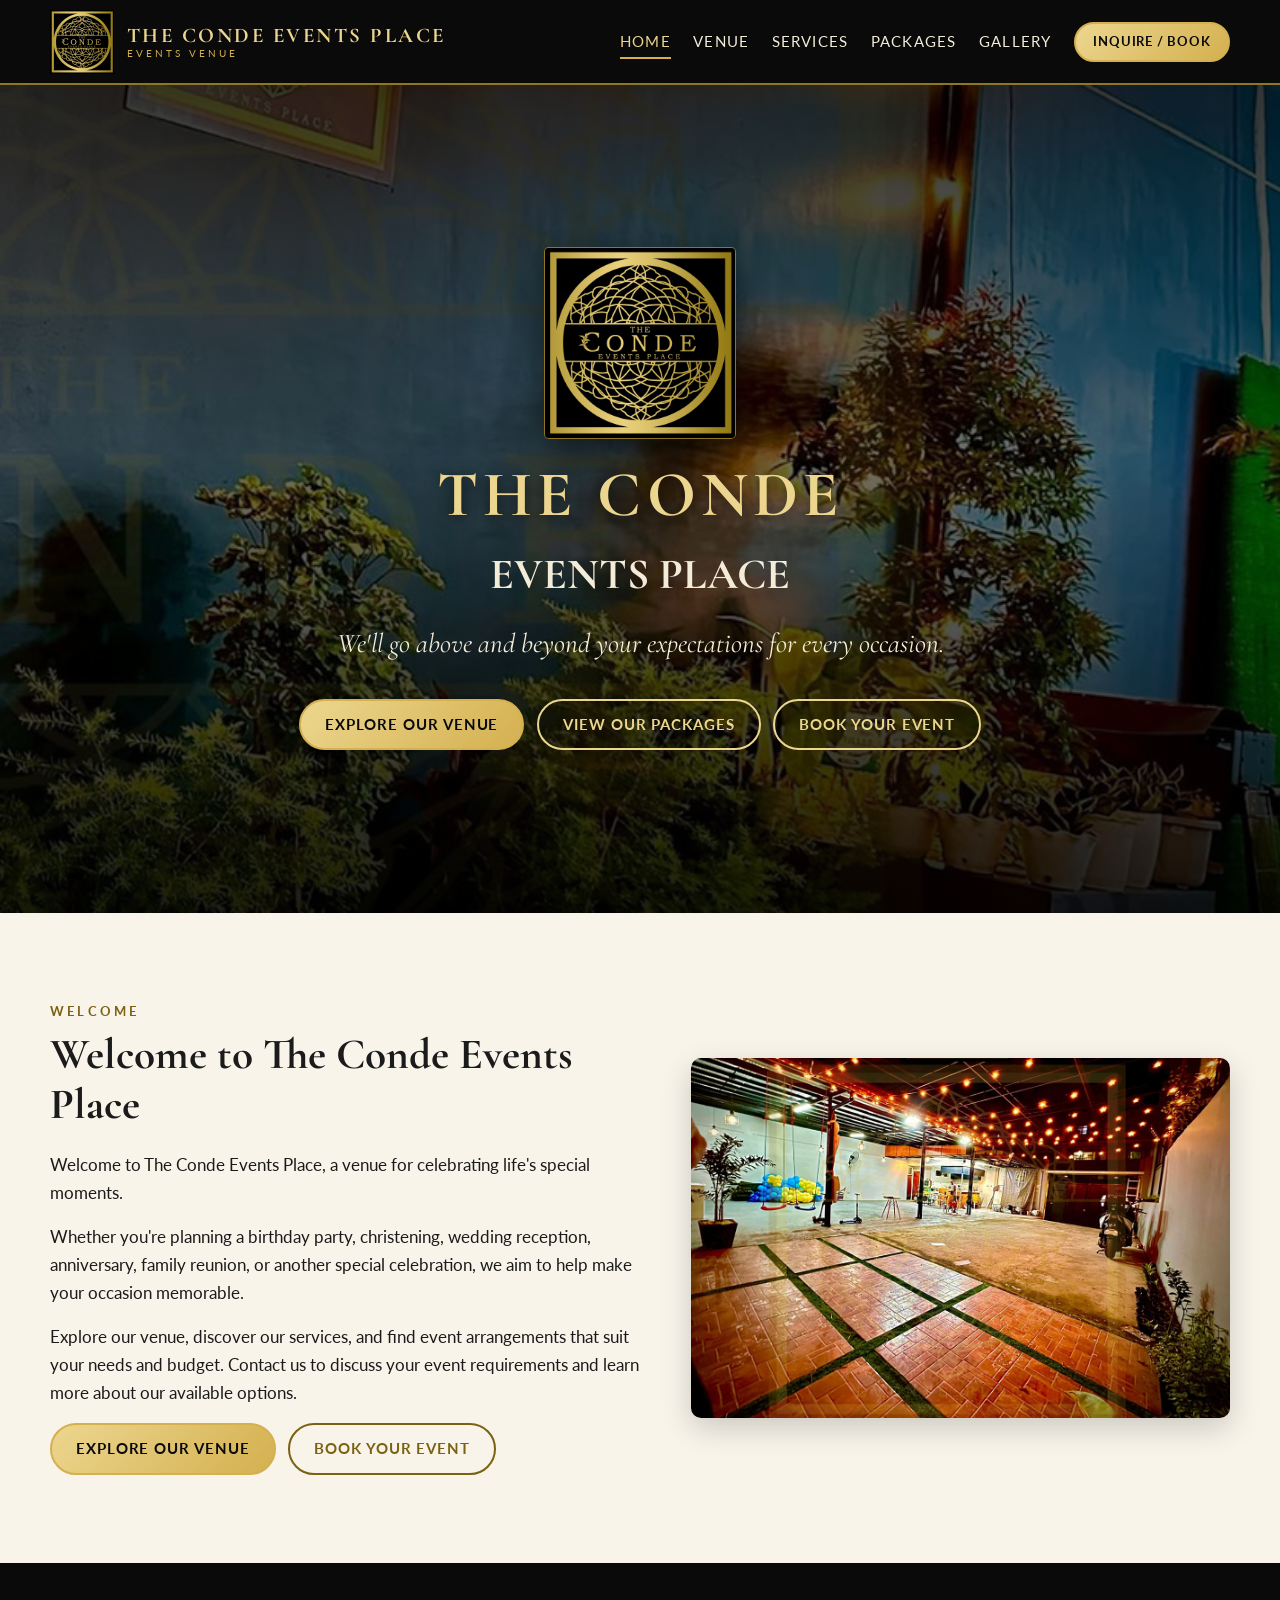
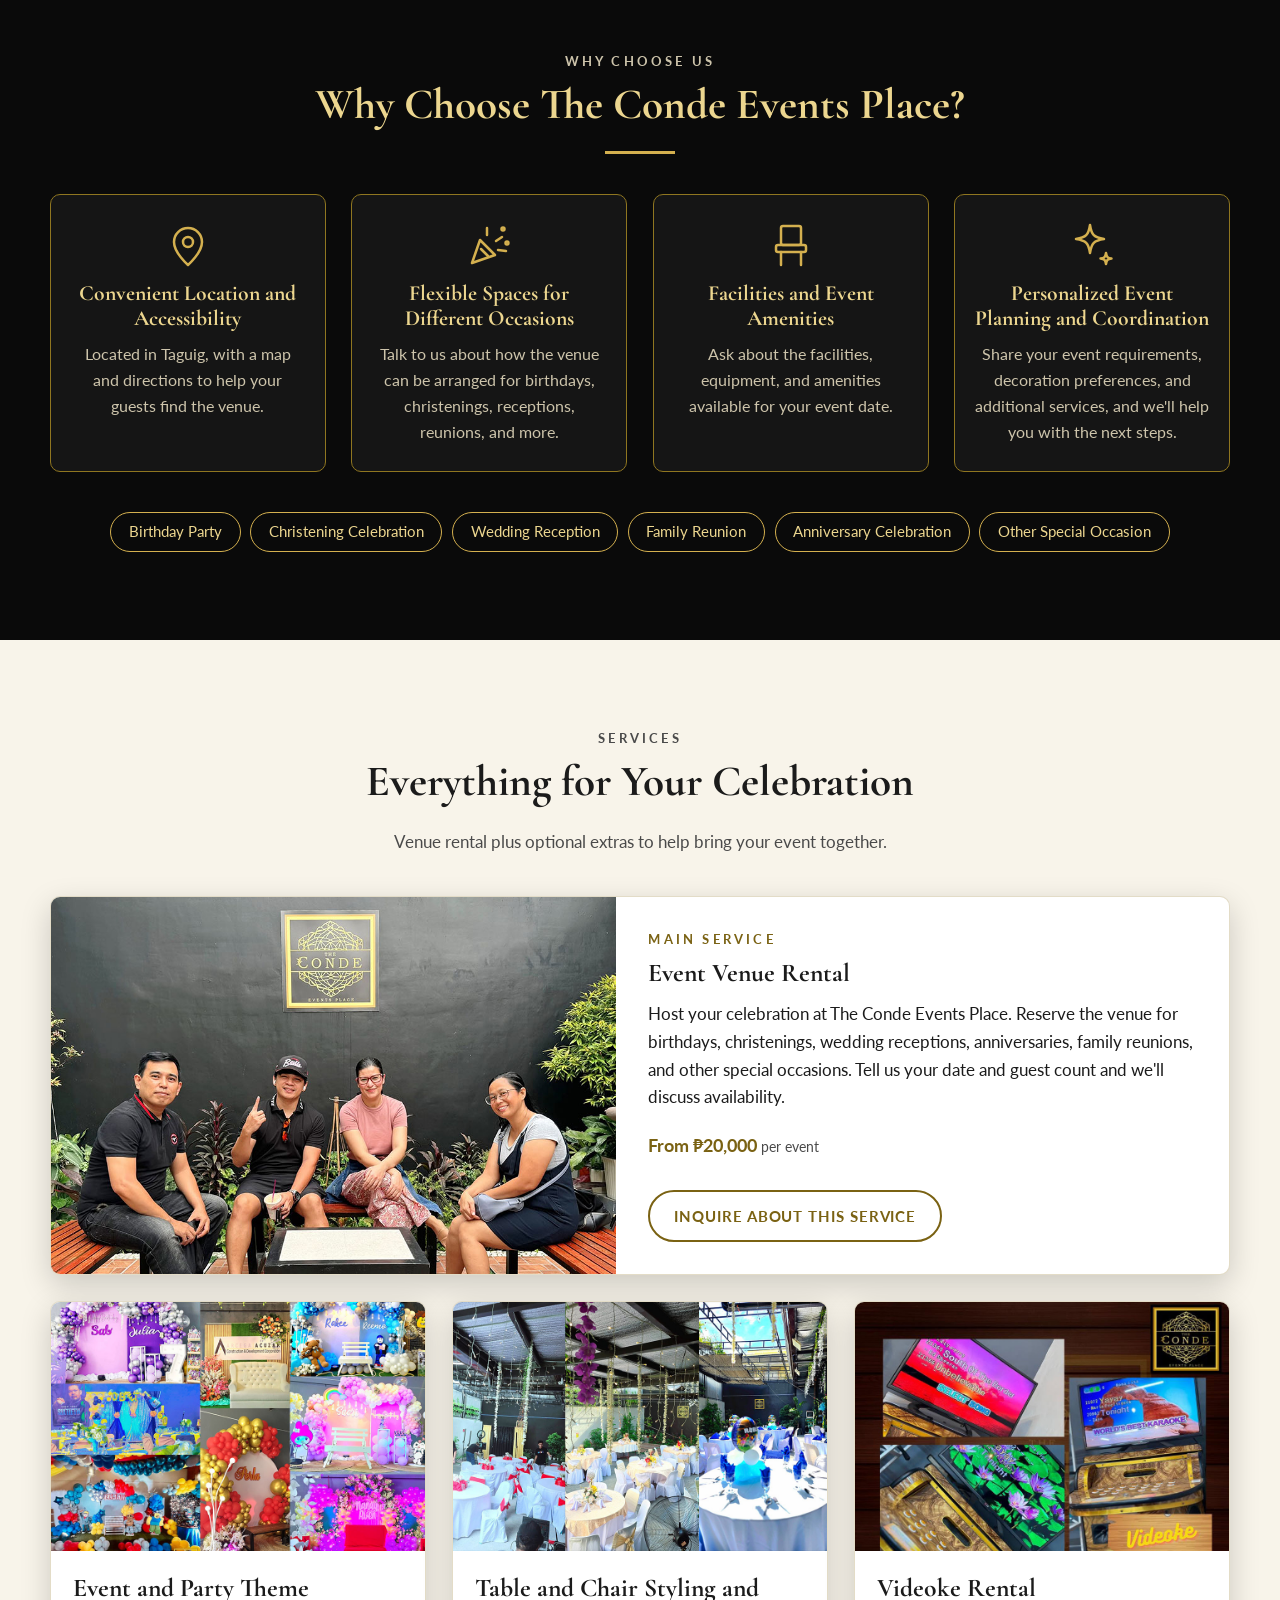
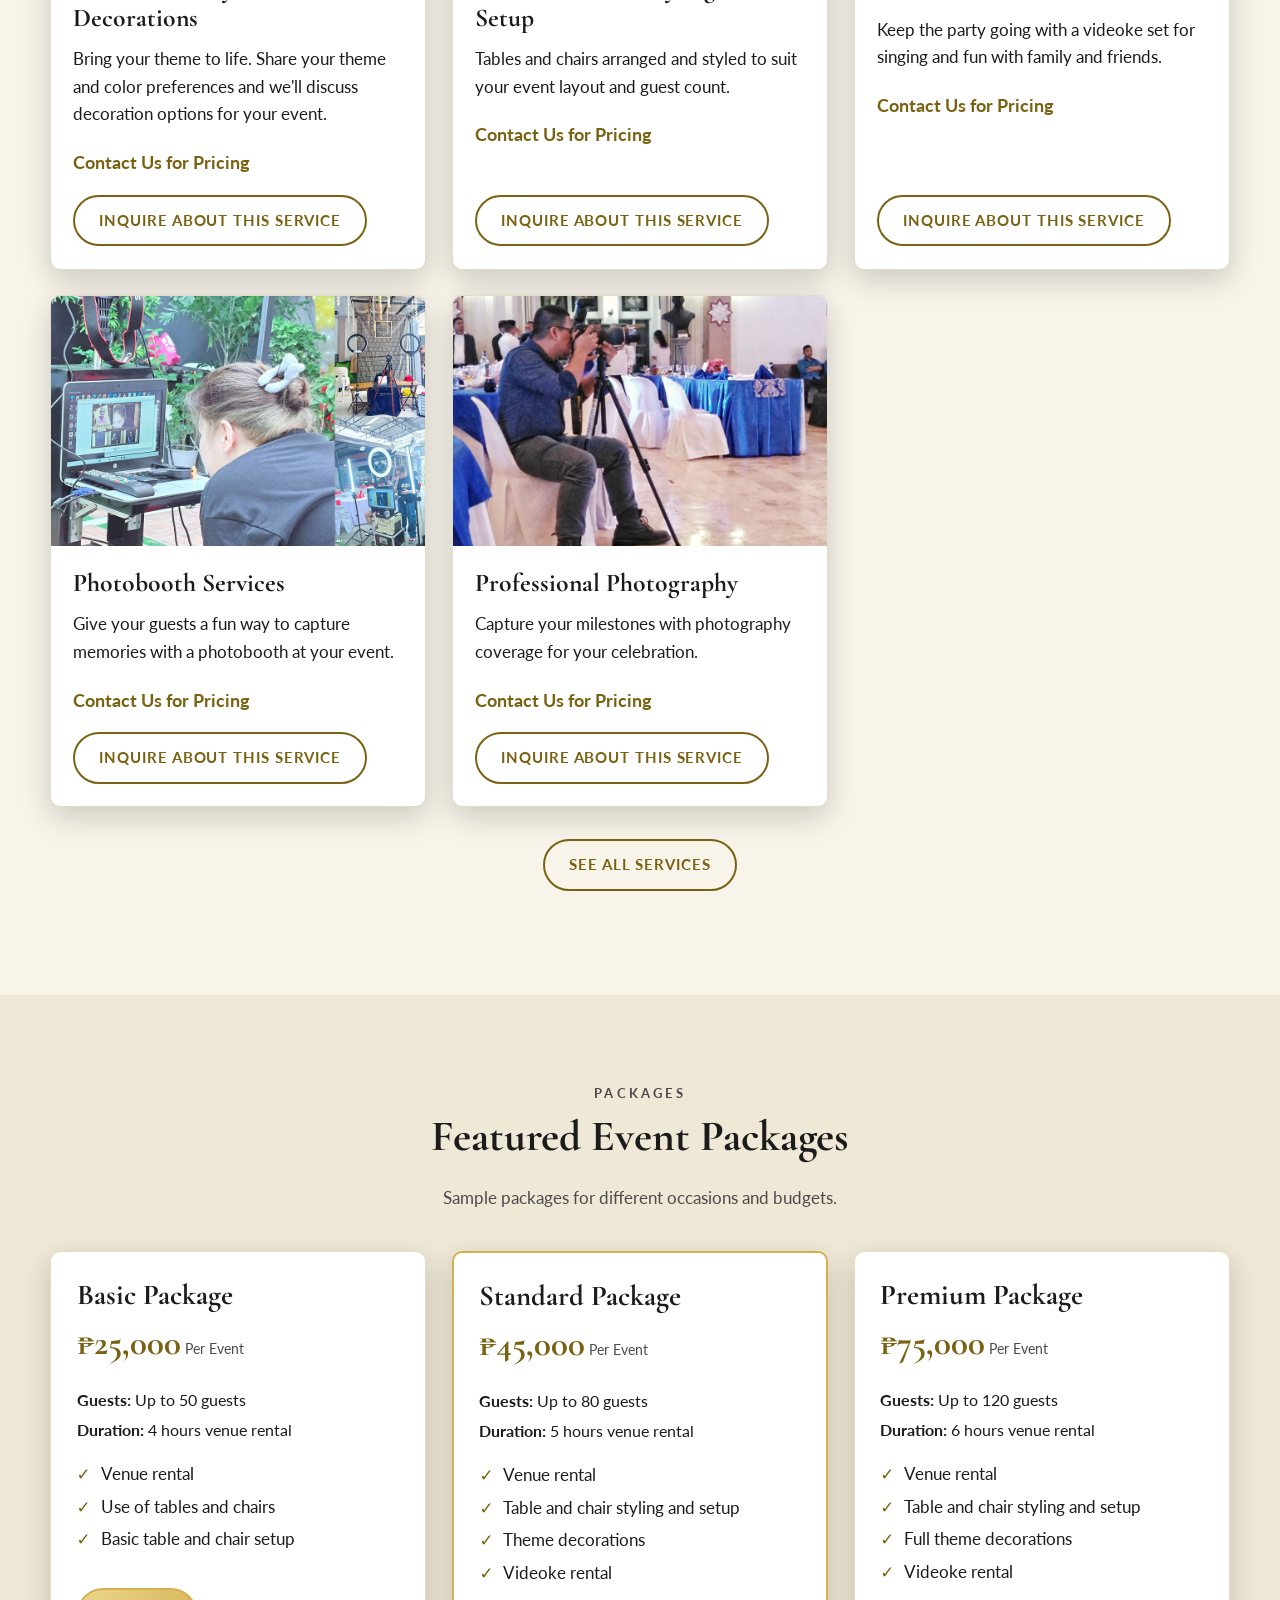
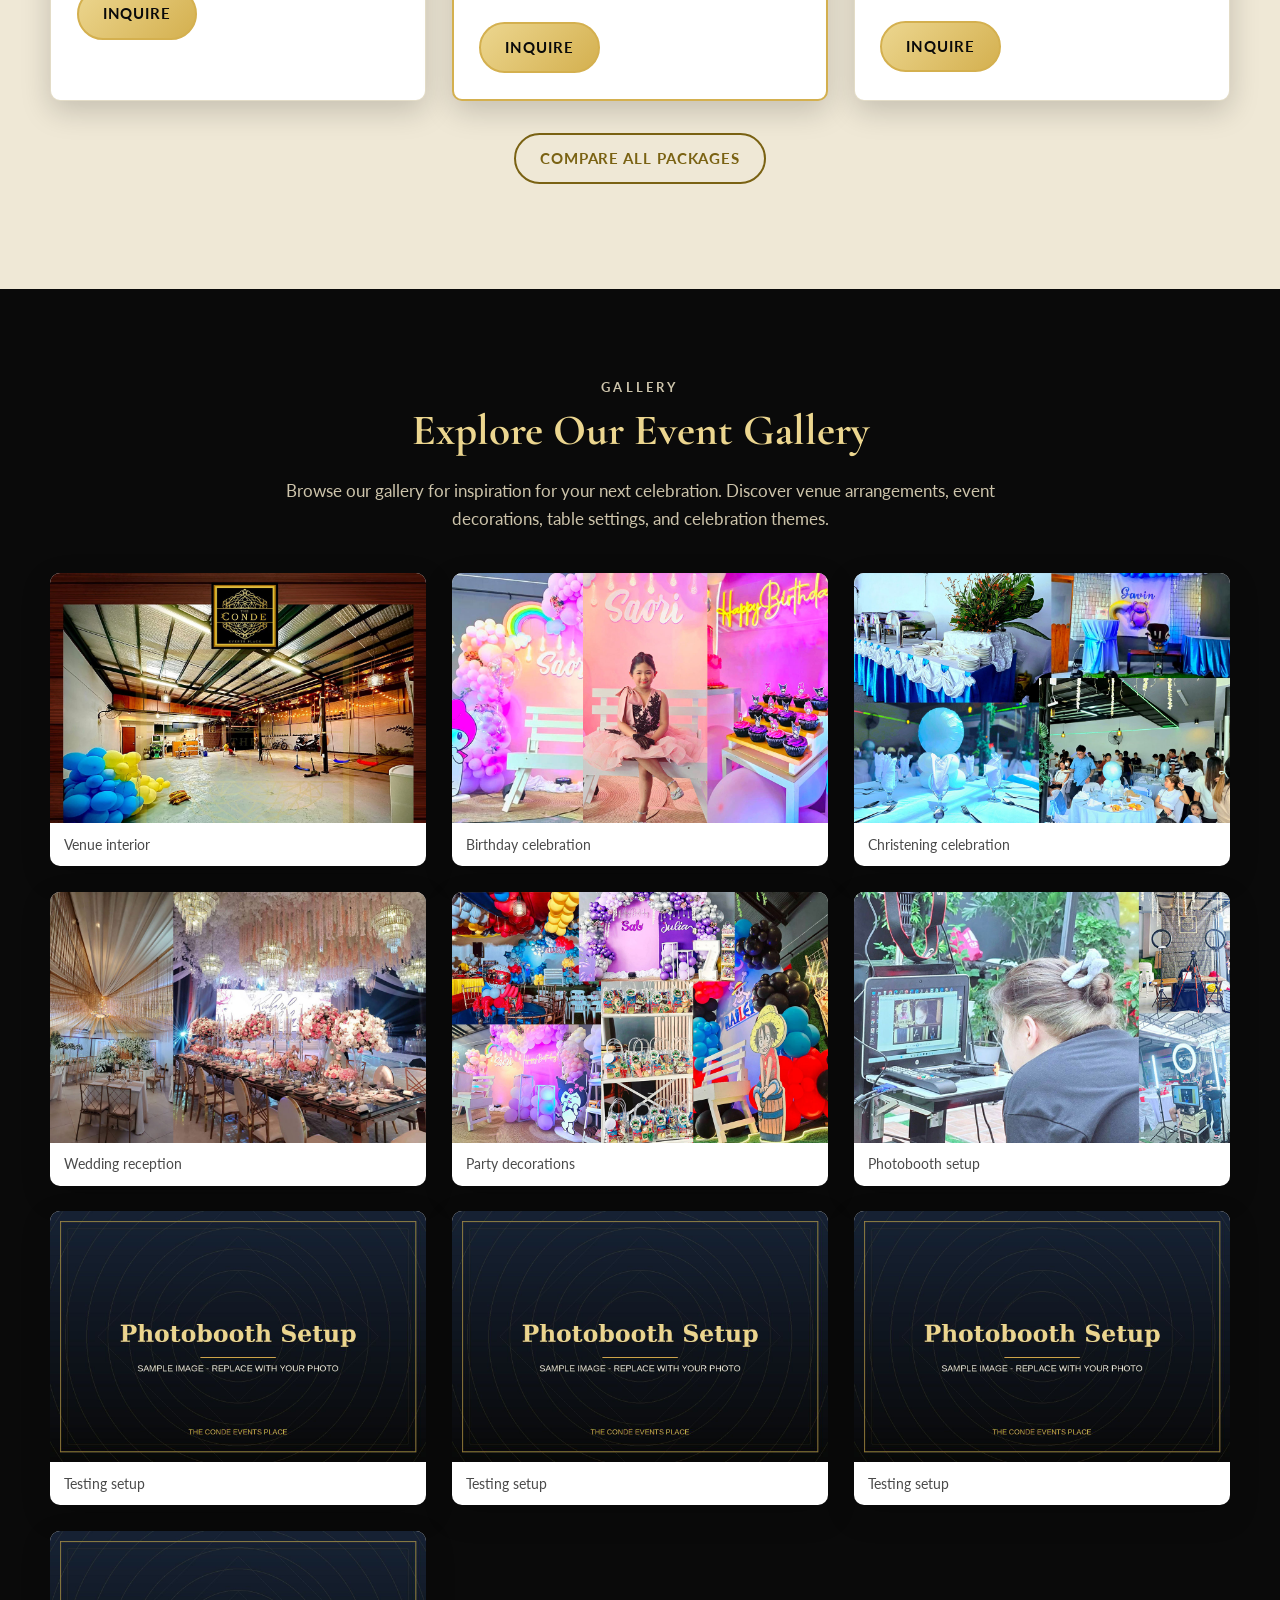
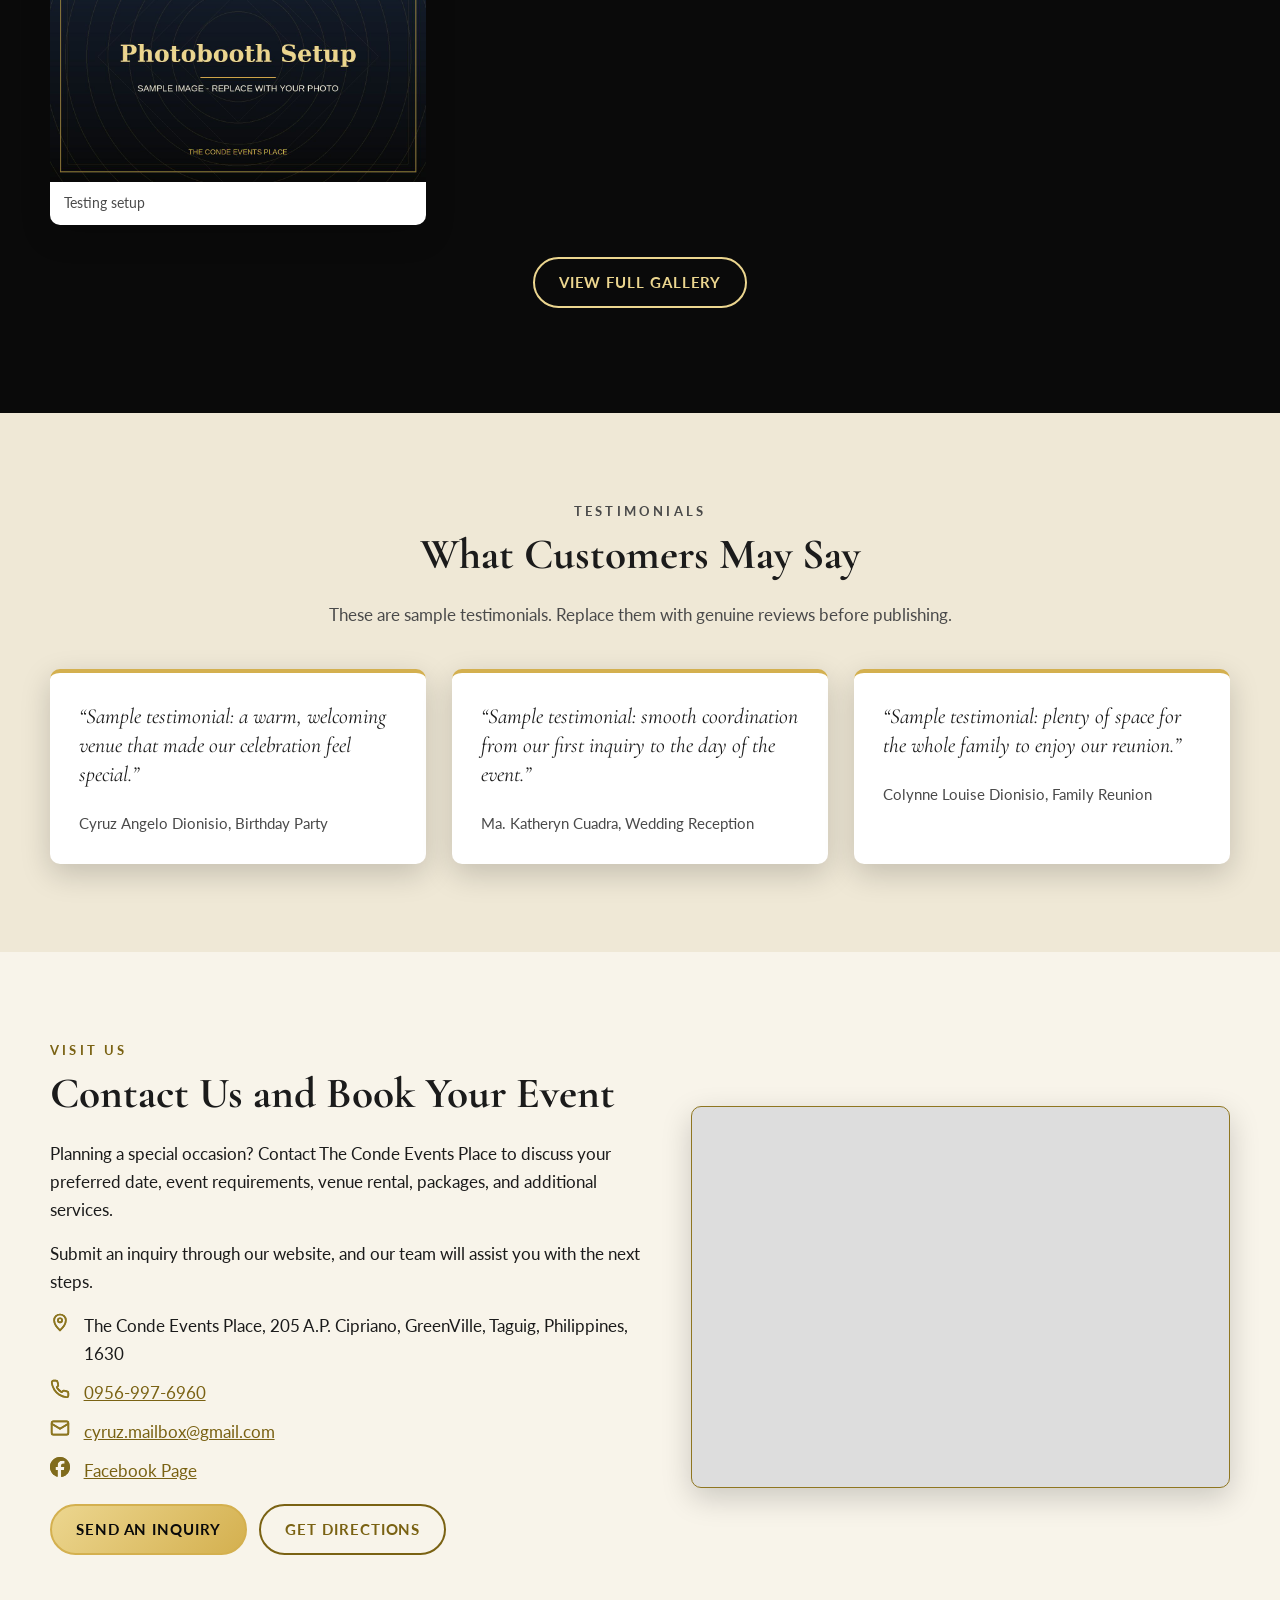
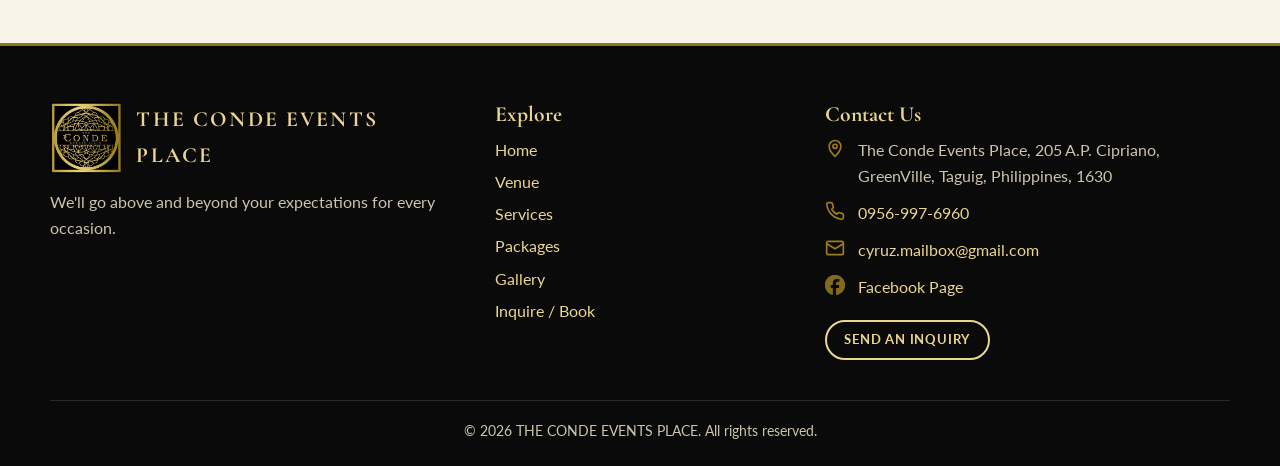
<file: index.html>
<!DOCTYPE html>
<html lang="en">
<head>
  <meta charset="utf-8">
  <meta name="viewport" content="width=device-width, initial-scale=1">
  <!-- EDIT: page title and description (shown in Google results and browser tabs) -->
  <title>The Conde Events Place | Event Venue for Birthdays, Weddings and More</title>
  <meta name="description" content="The Conde Events Place is an event venue in Taguig for birthdays, christenings, wedding receptions, anniversaries, and family reunions. Explore the venue, services, and packages, then send an inquiry.">
  <meta name="theme-color" content="#0a0a0a">
  <meta property="og:type" content="website">
  <meta property="og:title" content="The Conde Events Place">
  <meta property="og:description" content="A venue for celebrating life's special moments.">
  <link rel="icon" type="image/png" href="assets/icons/favicon.png">
  <link rel="apple-touch-icon" href="assets/icons/apple-touch-icon.png">
  <link rel="preconnect" href="https://fonts.googleapis.com">
  <link rel="preconnect" href="https://fonts.gstatic.com" crossorigin>
  <link href="https://fonts.googleapis.com/css2?family=Cormorant+Garamond:ital,wght@0,600;0,700;1,500&family=Lato:wght@400;700&display=swap" rel="stylesheet">
  <link rel="stylesheet" href="css/style.css">
  <script>document.documentElement.className += " js";</script>
</head>
<body data-page="home">
  <a class="skip-link" href="#main">Skip to main content</a>

  <!-- Header + menu are built automatically by js/main.js (menu items: js/config.js > nav) -->
  <div id="site-header"></div>

  <main id="main">
    <noscript><p class="container">Please turn on JavaScript to view this website's content.</p></noscript>

    <!-- ===== HERO =====
         Hero photo: replace assets/images/hero-venue.jpg with your own photo (same file name),
         ideally a wide landscape photo about 1920 x 1080 pixels. -->
    <section class="hero" aria-labelledby="hero-title">
      <img class="hero-bg" src="assets/images/hero-venue.jpg" alt="Sample placeholder image of the event venue. Replace with your own venue photo." width="1920" height="1080" fetchpriority="high">
      <div class="container hero-inner">
        <img class="hero-logo" src="assets/images/logo.jpg" alt="The Conde Events Place logo" width="190" height="190">
        <!--<h1 id="hero-title" data-bind="business.name">THE CONDE EVENTS PLACE</h1> -->
            <h1 id="hero-title">THE CONDE <h2>EVENTS PLACE</h2></h1>
        <p class="tagline" data-bind="business.tagline">We'll go above and beyond your expectations for every occasion.</p>
        <div class="btn-row">
          <a class="btn btn-primary" href="venue.html">Explore Our Venue</a>
          <a class="btn btn-light" href="packages.html">View Our Packages</a>
          <a class="btn btn-light" href="inquire.html">Book Your Event</a>
        </div>
      </div>
    </section>

    <!-- ===== WELCOME / INTRO (EDIT the text freely) ===== -->
    <section class="section" aria-labelledby="welcome-title">
      <div class="container split">
        <div>
          <p class="eyebrow">Welcome</p>
          <h2 id="welcome-title">Welcome to The Conde Events Place</h2>
          <p>Welcome to The Conde Events Place, a venue for celebrating life's special moments.</p>
          <p>Whether you're planning a birthday party, christening, wedding reception, anniversary, family reunion, or another special celebration, we aim to help make your occasion memorable.</p>
          <p>Explore our venue, discover our services, and find event arrangements that suit your needs and budget. Contact us to discuss your event requirements and learn more about our available options.</p>
          <div class="btn-row">
            <a class="btn btn-primary" href="venue.html">Explore Our Venue</a>
            <a class="btn btn-outline" href="inquire.html">Book Your Event</a>
          </div>
        </div>
        <figure class="photo-card reveal">
          <img src="assets/images/venue/venue-sample-1.jpg" alt="Sample placeholder image of the venue interior. Replace with your own photo." width="1200" height="800" loading="lazy">
        </figure>
      </div>
    </section>


    <!-- ===== WHY CHOOSE US (edit in js/config.js > highlights) ===== -->
    <section class="section section--dark" aria-labelledby="why-title">
      <div class="container">
        <div class="section-head">
          <p class="eyebrow">Why Choose Us</p>
          <h2 id="why-title">Why Choose The Conde Events Place?</h2>
          <hr class="divider">
        </div>
        <!-- <p class="sample-note" data-sample>Sample wording: confirm that each highlight below is accurate for your venue before publishing.</p> -->
        <div class="grid grid-4" data-render="highlights"></div>
        <ul class="chips mt-2" aria-label="Event types we host" data-render="event-types"></ul>
      </div>
    </section>

    <!-- ===== SERVICES PREVIEW (edit in js/config.js > services; data-limit = how many to show) ===== -->
    <section class="section" aria-labelledby="services-title">
      <div class="container">
        <div class="section-head">
          <p class="eyebrow">Services</p>
          <h2 id="services-title">Everything for Your Celebration</h2>
          <p>Venue rental plus optional extras to help bring your event together.</p>
        </div>
        <div class="grid grid-3" data-render="services" data-limit="6"></div>
        <p class="text-center mt-2"><a class="btn btn-outline" href="services.html">See All Services</a></p>
      </div>
    </section>

    <!-- ===== FEATURED PACKAGES (edit in js/config.js > packages) ===== -->
    <section class="section section--alt" aria-labelledby="packages-title">
      <div class="container">
        <div class="section-head">
          <p class="eyebrow">Packages</p>
          <h2 id="packages-title">Featured Event Packages</h2>
          <p>Sample packages for different occasions and budgets.</p>
        </div>
        <p class="sample-note" data-sample>All prices and inclusions shown are samples only and must be confirmed before publishing.</p>
        <div class="grid grid-3" data-render="packages" data-compact="true" data-limit="3"></div>
        <p class="text-center mt-2"><a class="btn btn-outline" href="packages.html">Compare All Packages</a></p>
      </div>
    </section>

    <!-- ===== GALLERY PREVIEW (photos marked featured: true in js/config.js > gallery) ===== -->
    <section class="section section--dark" aria-labelledby="gallery-title">
      <div class="container">
        <div class="section-head">
          <p class="eyebrow">Gallery</p>
          <h2 id="gallery-title">Explore Our Event Gallery</h2>
          <p>Browse our gallery for inspiration for your next celebration. Discover venue arrangements, event decorations, table settings, and celebration themes.</p>
        </div>
        <div class="grid grid-3" data-render="gallery" data-featured="true"></div>
        <p class="text-center mt-2"><a class="btn btn-light" href="gallery.html">View Full Gallery</a></p>
      </div>
    </section>

    <!-- ===== TESTIMONIALS (SAMPLE content; edit or delete in js/config.js > testimonials) ===== -->
    <section class="section section--alt" aria-labelledby="testimonials-title">
      <div class="container">
        <div class="section-head">
          <p class="eyebrow">Testimonials</p>
          <h2 id="testimonials-title">What Customers May Say</h2>
          <p>These are sample testimonials. Replace them with genuine reviews before publishing.</p>
        </div>
        <div class="grid grid-3" data-render="testimonials"></div>
      </div>
    </section>

    <!-- ===== CONTACT + MAP (details come from js/config.js > business) ===== -->
    <section class="section" aria-labelledby="contact-title">
      <div class="container split">
        <div>
          <p class="eyebrow">Visit Us</p>
          <h2 id="contact-title">Contact Us and Book Your Event</h2>
          <p>Planning a special occasion? Contact The Conde Events Place to discuss your preferred date, event requirements, venue rental, packages, and additional services.</p>
          <p>Submit an inquiry through our website, and our team will assist you with the next steps.</p>
          <ul class="contact-list">
            <li><span class="ci" aria-hidden="true"><img class="all-icon" src="assets/icons/contact-pin.svg" alt="" width="20" height="20"></span><address class="address-block" data-bind="business.address"></address></li>
            <li><span class="ci" aria-hidden="true"><img class="all-icon" src="assets/icons/contact-phone.svg" alt="" width="20" height="20"></span><a data-link="tel" data-bind="business.phoneDisplay" href="#"></a></li>
            <li><span class="ci" aria-hidden="true"><img class="all-icon" src="assets/icons/contact-email.svg" alt="" width="20" height="20"></span><a data-link="mail" data-bind="business.email" href="#"></a></li>
            <li data-link-wrap="facebook"><span class="ci" aria-hidden="true"><img class="all-icon" src="assets/icons/facebook.svg" alt="" width="20" height="20"></span><a data-link="facebook" href="#" target="_blank" rel="noopener">Facebook Page</a></li>
          </ul>
          <div class="btn-row">
            <a class="btn btn-primary" href="inquire.html">Send an Inquiry</a>
            <a class="btn btn-outline" data-link="directions" href="#" target="_blank" rel="noopener">Get Directions</a>
          </div>
        </div>
        <div class="map-wrap" data-render="map"></div>
      </div>
    </section>
  </main>

  <!-- Footer is built automatically by js/main.js -->
  <div id="site-footer"></div>

  <script src="js/config.js"></script>
  <script src="js/main.js"></script>
  <script src="js/gallery.js"></script>
</body>
</html>
</file>
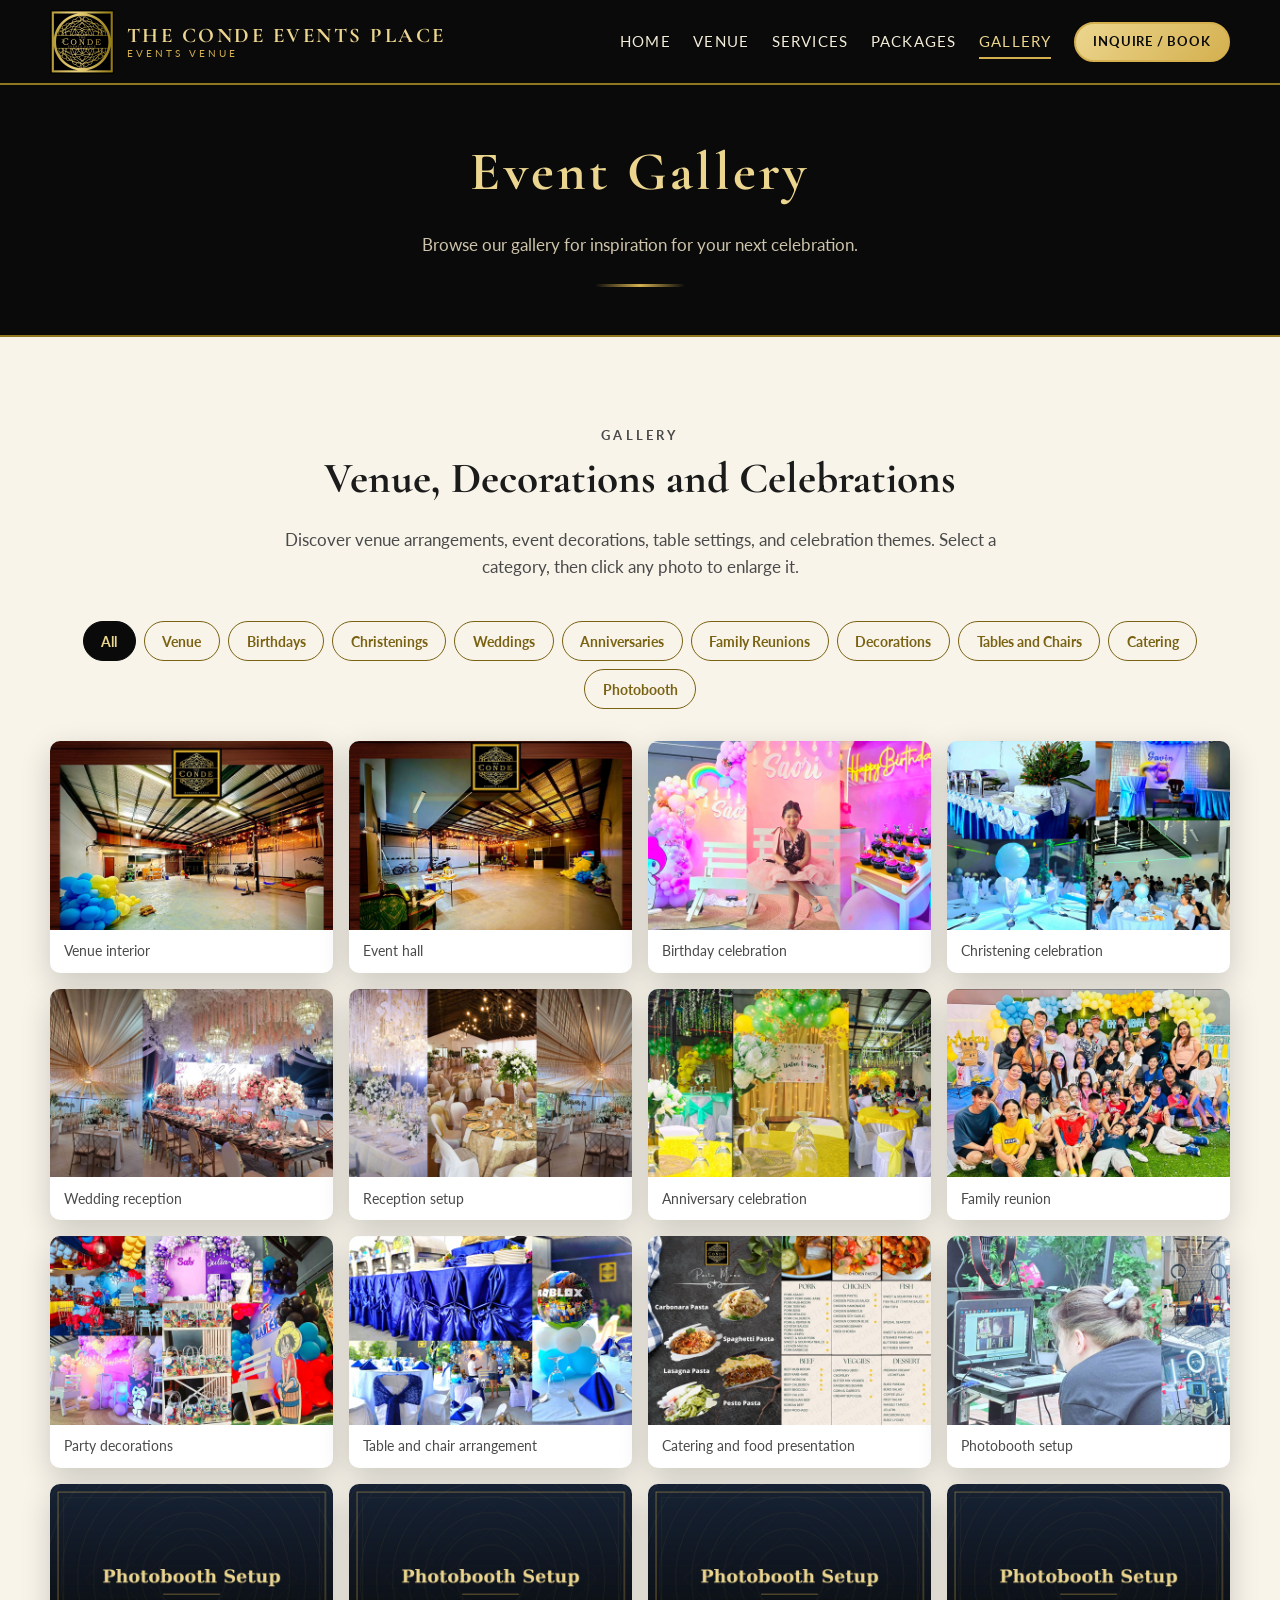
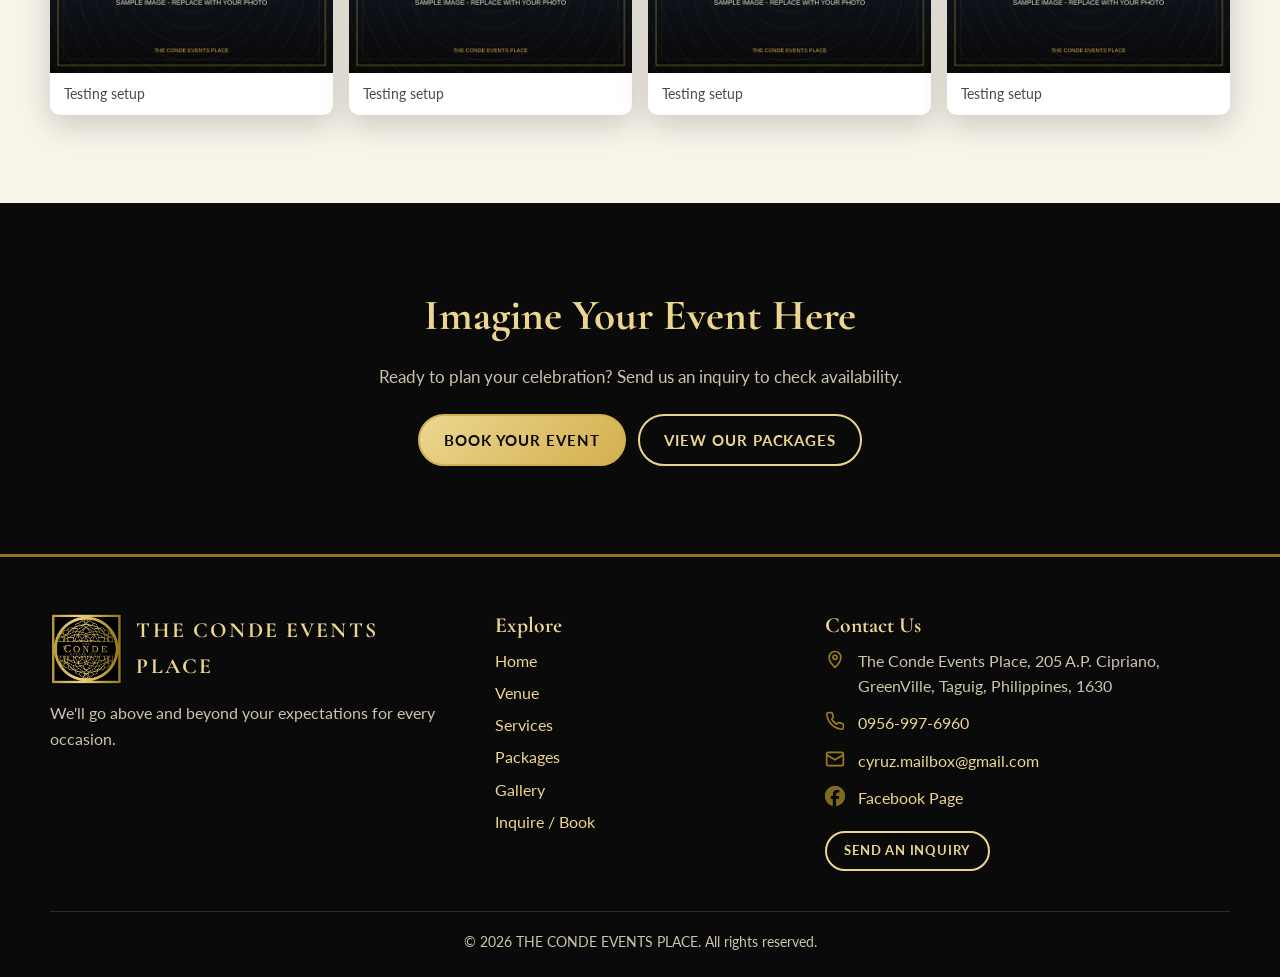
<file: gallery.html>
<!DOCTYPE html>
<html lang="en">
<head>
  <meta charset="utf-8">
  <meta name="viewport" content="width=device-width, initial-scale=1">
  <title>Event Gallery | The Conde Events Place</title>
  <meta name="description" content="Browse the event gallery for The Conde Events Place: venue arrangements, decorations, table settings, and celebration themes for birthdays, weddings, christenings, and more.">
  <meta name="theme-color" content="#0a0a0a">
  <meta property="og:type" content="website">
  <meta property="og:title" content="Event Gallery | The Conde Events Place">
  <meta property="og:description" content="Inspiration for your next celebration.">
  <link rel="icon" type="image/png" href="assets/icons/favicon.png">
  <link rel="apple-touch-icon" href="assets/icons/apple-touch-icon.png">
  <link rel="preconnect" href="https://fonts.googleapis.com">
  <link rel="preconnect" href="https://fonts.gstatic.com" crossorigin>
  <link href="https://fonts.googleapis.com/css2?family=Cormorant+Garamond:ital,wght@0,600;0,700;1,500&family=Lato:wght@400;700&display=swap" rel="stylesheet">
  <link rel="stylesheet" href="css/style.css">
  <script>document.documentElement.className += " js";</script>
</head>
<body data-page="gallery">
  <a class="skip-link" href="#main">Skip to main content</a>
  <div id="site-header"></div>

  <main id="main">
    <noscript><p class="container">Please turn on JavaScript to view this website's content.</p></noscript>

    <section class="page-hero">
      <div class="container">
        <h1>Event Gallery</h1>
        <p>Browse our gallery for inspiration for your next celebration.</p>
      </div>
    </section>

    <!-- ===== GALLERY =====
         HOW TO ADD YOUR OWN PHOTOS
         1. Copy your photo into the folder  assets/images/gallery/
            (use .jpg, about 1200 x 800 pixels, under 300 KB if possible).
         2. Open js/config.js, find the "gallery" list, copy one line, paste it, and change:
            src (the file path), category, caption, and alt (a short description of the photo).
         3. Save and refresh. The photo appears in the grid and opens in the lightbox when clicked.
         To REPLACE a sample photo, simply save your photo over the sample with the same file name. -->
    <section class="section" aria-labelledby="gallery-title">
      <div class="container">
        <div class="section-head">
          <p class="eyebrow">Gallery</p>
          <h2 id="gallery-title">Venue, Decorations and Celebrations</h2>
          <p>Discover venue arrangements, event decorations, table settings, and celebration themes. Select a category, then click any photo to enlarge it.</p>
        </div>
        <p class="sample-note" data-sample>The photos below are temporary sample images. Replace all of them with genuine business photographs before publishing.</p>
        <div class="filter-bar" role="group" aria-label="Filter photos by category" data-render="gallery-filters"></div>
        <p id="gallery-status" class="sr-only" role="status" aria-live="polite"></p>
        <div class="gallery-grid" data-render="gallery"></div>
      </div>
    </section>

    <section class="section section--dark cta-band" aria-labelledby="cta-title">
      <div class="container">
        <h2 id="cta-title">Imagine Your Event Here</h2>
        <p>Ready to plan your celebration? Send us an inquiry to check availability.</p>
        <div class="btn-row">
          <a class="btn btn-primary" href="inquire.html">Book Your Event</a>
          <a class="btn btn-light" href="packages.html">View Our Packages</a>
        </div>
      </div>
    </section>
  </main>

  <div id="site-footer"></div>

  <script src="js/config.js"></script>
  <script src="js/main.js"></script>
  <script src="js/gallery.js"></script>
</body>
</html>
</file>
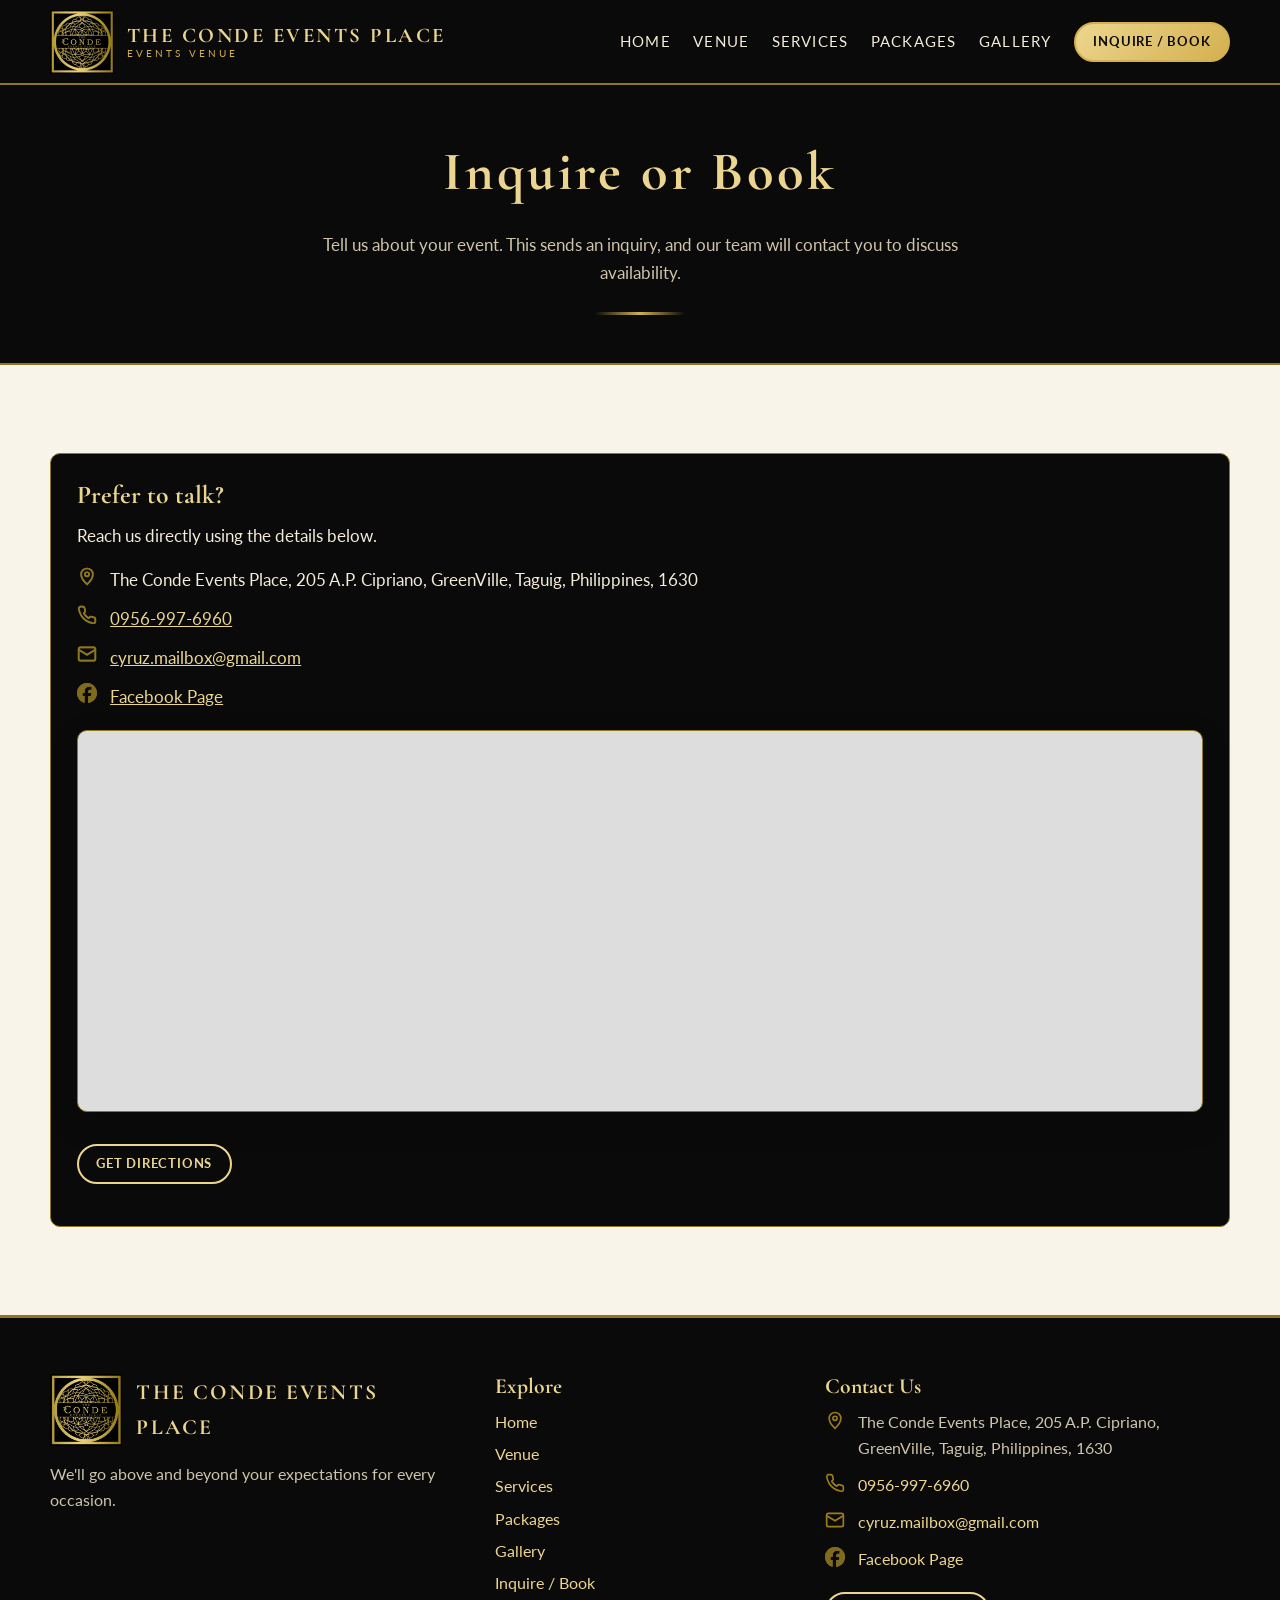
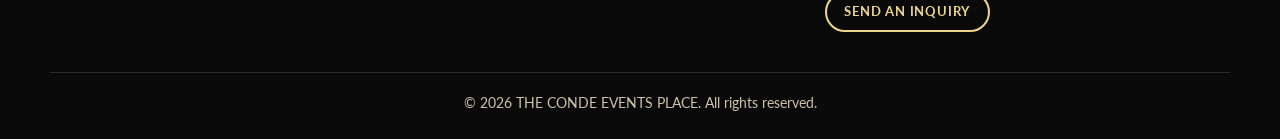
<file: inquire.html>
<!DOCTYPE html>
<html lang="en">
<head>
  <meta charset="utf-8">
  <meta name="viewport" content="width=device-width, initial-scale=1">
  <title>Inquire or Book | The Conde Events Place</title>
  <meta name="description" content="Send an inquiry or booking request to The Conde Events Place. Tell us your event type, preferred date, guest count, and package, and our team will contact you.">
  <meta name="theme-color" content="#0a0a0a">
  <meta property="og:type" content="website">
  <meta property="og:title" content="Inquire or Book | The Conde Events Place">
  <meta property="og:description" content="Send an event inquiry or booking request.">
  <link rel="icon" type="image/png" href="assets/icons/favicon.png">
  <link rel="apple-touch-icon" href="assets/icons/apple-touch-icon.png">
  <link rel="preconnect" href="https://fonts.googleapis.com">
  <link rel="preconnect" href="https://fonts.gstatic.com" crossorigin>
  <link href="https://fonts.googleapis.com/css2?family=Cormorant+Garamond:ital,wght@0,600;0,700;1,500&family=Lato:wght@400;700&display=swap" rel="stylesheet">
  <link rel="stylesheet" href="css/style.css">
  <script>document.documentElement.className += " js";</script>
</head>
<body data-page="inquire">
  <a class="skip-link" href="#main">Skip to main content</a>
  <div id="site-header"></div>

  <main id="main">
    <noscript><p class="container">Please turn on JavaScript to use the inquiry form. You can also email or call us using the details in the footer.</p></noscript>

    <section class="page-hero">
      <div class="container">
        <h1>Inquire or Book</h1>
        <p>Tell us about your event. This sends an inquiry, and our team will contact you to discuss availability.</p>
      </div>
    </section>

    <section class="section" aria-labelledby="form-title">
      <div class="container">

        <!-- ===== INQUIRY FORM =====
             Field labels can be edited below. The drop-down choices (event types, packages, services)
             come from js/config.js. Where the form is sent is set in js/config.js > form.formspreeEndpoint.
             Do not rename the field ids (fullName, phone, email, ...): js/booking.js uses them. -->
        <!--<form id="inquiry-form" class="form-card" novalidate>
          <h2 id="form-title">Event Inquiry Form</h2>
          <p class="notice"><strong>Please note:</strong> this form sends an <em>inquiry</em>, not a confirmed booking. Your preferred date and time are <strong>subject to confirmation</strong> by our team. Fields marked <span class="req" aria-hidden="true">*</span> are required.</p>

          <div class="form-grid">
            <div class="field full">
              <label for="fullName">Full Name <span class="req" aria-hidden="true">*</span></label>
              <input id="fullName" name="fullName" type="text" autocomplete="name" required aria-required="true" aria-describedby="err-fullName">
              <p class="field-error" id="err-fullName"></p>
            </div>

            <div class="field">
              <label for="phone">Contact Number <span class="req" aria-hidden="true">*</span></label>
              <input id="phone" name="phone" type="tel" inputmode="tel" autocomplete="tel" placeholder="0912-345-6789" required aria-required="true" aria-describedby="err-phone">
              <p class="field-error" id="err-phone"></p>
            </div>

            <div class="field">
              <label for="email">Email Address <span class="req" aria-hidden="true">*</span></label>
              <input id="email" name="email" type="email" inputmode="email" autocomplete="email" placeholder="name@example.com" required aria-required="true" aria-describedby="err-email">
              <p class="field-error" id="err-email"></p>
            </div>

            <div class="field">
              <label for="eventType">Event Type <span class="req" aria-hidden="true">*</span></label>
              <select id="eventType" name="eventType" required aria-required="true" aria-describedby="err-eventType"></select>
              <p class="field-error" id="err-eventType"></p>
            </div>

            <div class="field">
              <label for="guests">Estimated Number of Guests <span class="req" aria-hidden="true">*</span></label>
              <input id="guests" name="guests" type="number" inputmode="numeric" min="1" step="1" required aria-required="true" aria-describedby="err-guests">
              <p class="field-error" id="err-guests"></p>
            </div>

            <div class="field">
              <label for="eventDate">Preferred Event Date <span class="req" aria-hidden="true">*</span></label>
              <input id="eventDate" name="eventDate" type="date" required aria-required="true" aria-describedby="hint-date err-eventDate">
              <p class="field-hint" id="hint-date">Subject to confirmation of availability.</p>
              <p class="field-error" id="err-eventDate"></p>
            </div>

            <div class="field">
              <label for="eventTime">Preferred Event Time <span class="req" aria-hidden="true">*</span></label>
              <input id="eventTime" name="eventTime" type="time" required aria-required="true" aria-describedby="err-eventTime">
              <p class="field-error" id="err-eventTime"></p>
            </div>

            <div class="field">
              <label for="package">Selected Package</label>
              <select id="package" name="package"></select>
              <p class="field-hint">Package prices on this website are samples and subject to confirmation.</p>
            </div>

            <div class="field">
              <label for="budget">Budget <span class="optional">(optional)</span></label>
              <input id="budget" name="budget" type="text" maxlength="60" placeholder="e.g. &#8369;40,000" aria-describedby="hint-budget err-budget">
              <p class="field-hint" id="hint-budget">An estimate helps us suggest suitable options.</p>
              <p class="field-error" id="err-budget"></p>
            </div>

            <fieldset class="field full">
              <legend>Additional Services</legend>
              <div class="checks" id="services-options"></div>
            </fieldset>

            <div class="field full">
              <label for="message">Special Requests or Message</label>
              <textarea id="message" name="message" placeholder="Tell us about your theme, preferred setup, or any questions."></textarea>
            </div>

            <!~~ Spam trap: hidden from real visitors. Leave this as it is. ~~>
            <div class="honeypot" aria-hidden="true">
              <label for="_gotcha">Leave this field empty</label>
              <input id="_gotcha" name="_gotcha" type="text" tabindex="-1" autocomplete="off">
            </div>

            <div class="field full">
              <!~~ PRIVACY NOTICE: review and edit this wording so it matches how you actually handle customer information. ~~>
              <p class="privacy"><strong>Privacy notice:</strong> the details you submit (your name, contact information, and event details) are used only to respond to your inquiry and to discuss your event with you. They are sent to our team by email through our online form service.</p>
              <div class="check">
                <input type="checkbox" id="consent" name="consent" required aria-required="true" aria-describedby="err-consent">
                <label for="consent">I have read the privacy notice and agree to be contacted about my inquiry. <span class="req" aria-hidden="true">*</span></label>
              </div>
              <p class="field-error" id="err-consent"></p>
            </div>
          </div>

          <div class="form-actions">
            <button class="btn btn-primary" id="submit-btn" type="submit">Submit Inquiry</button>
          </div>

          <div id="form-status" class="status" hidden></div>
        </form>
      -->  

        <!-- ===== CONTACT DETAILS (from js/config.js > business) ===== -->
        <aside class="side-card" aria-labelledby="contact-title">
          <h2 id="contact-title">Prefer to talk?</h2>
          <p>Reach us directly using the details below.</p>
           <ul class="contact-list">
            <li><span class="ci" aria-hidden="true"><img class="all-icon" src="assets/icons/contact-pin.svg" alt="" width="20" height="20"></span><address class="address-block" data-bind="business.address"></address></li>
            <li><span class="ci" aria-hidden="true"><img class="all-icon" src="assets/icons/contact-phone.svg" alt="" width="20" height="20"></span><a data-link="tel" data-bind="business.phoneDisplay" href="#"></a></li>
            <li><span class="ci" aria-hidden="true"><img class="all-icon" src="assets/icons/contact-email.svg" alt="" width="20" height="20"></span><a data-link="mail" data-bind="business.email" href="#"></a></li>
            <li data-link-wrap="facebook"><span class="ci" aria-hidden="true"><img class="all-icon" src="assets/icons/facebook.svg" alt="" width="20" height="20"></span><a data-link="facebook" href="#" target="_blank" rel="noopener">Facebook Page </a></li>
          </ul>
          <div class="map-wrap" data-render="map"></div>
          <p class="mt-2"><a class="btn btn-light btn-sm" data-link="directions" href="#" target="_blank" rel="noopener">Get Directions</a></p>
        </aside>
      </div>
    </section>
  </main>

  <div id="site-footer"></div>

  <script src="js/config.js"></script>
  <script src="js/main.js"></script>
  <script src="js/booking.js"></script>
</body>
</html>
</file>
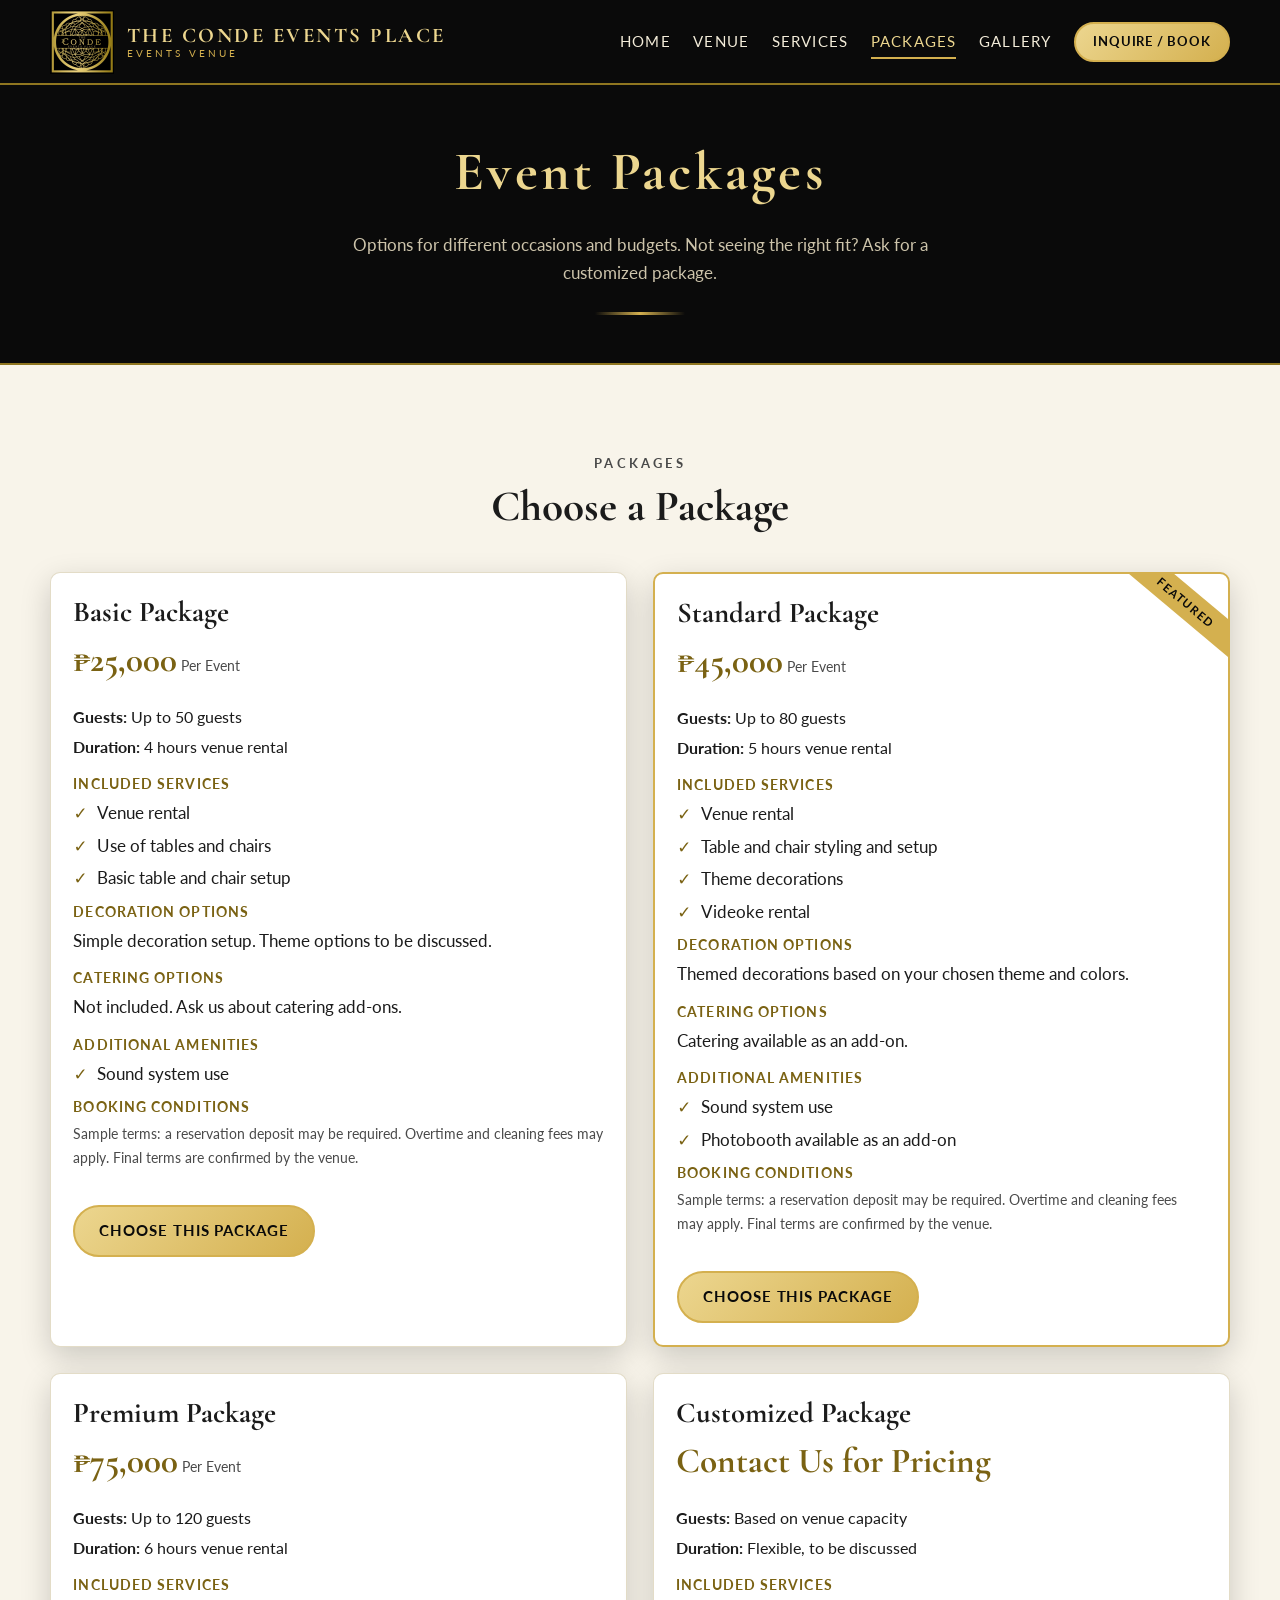
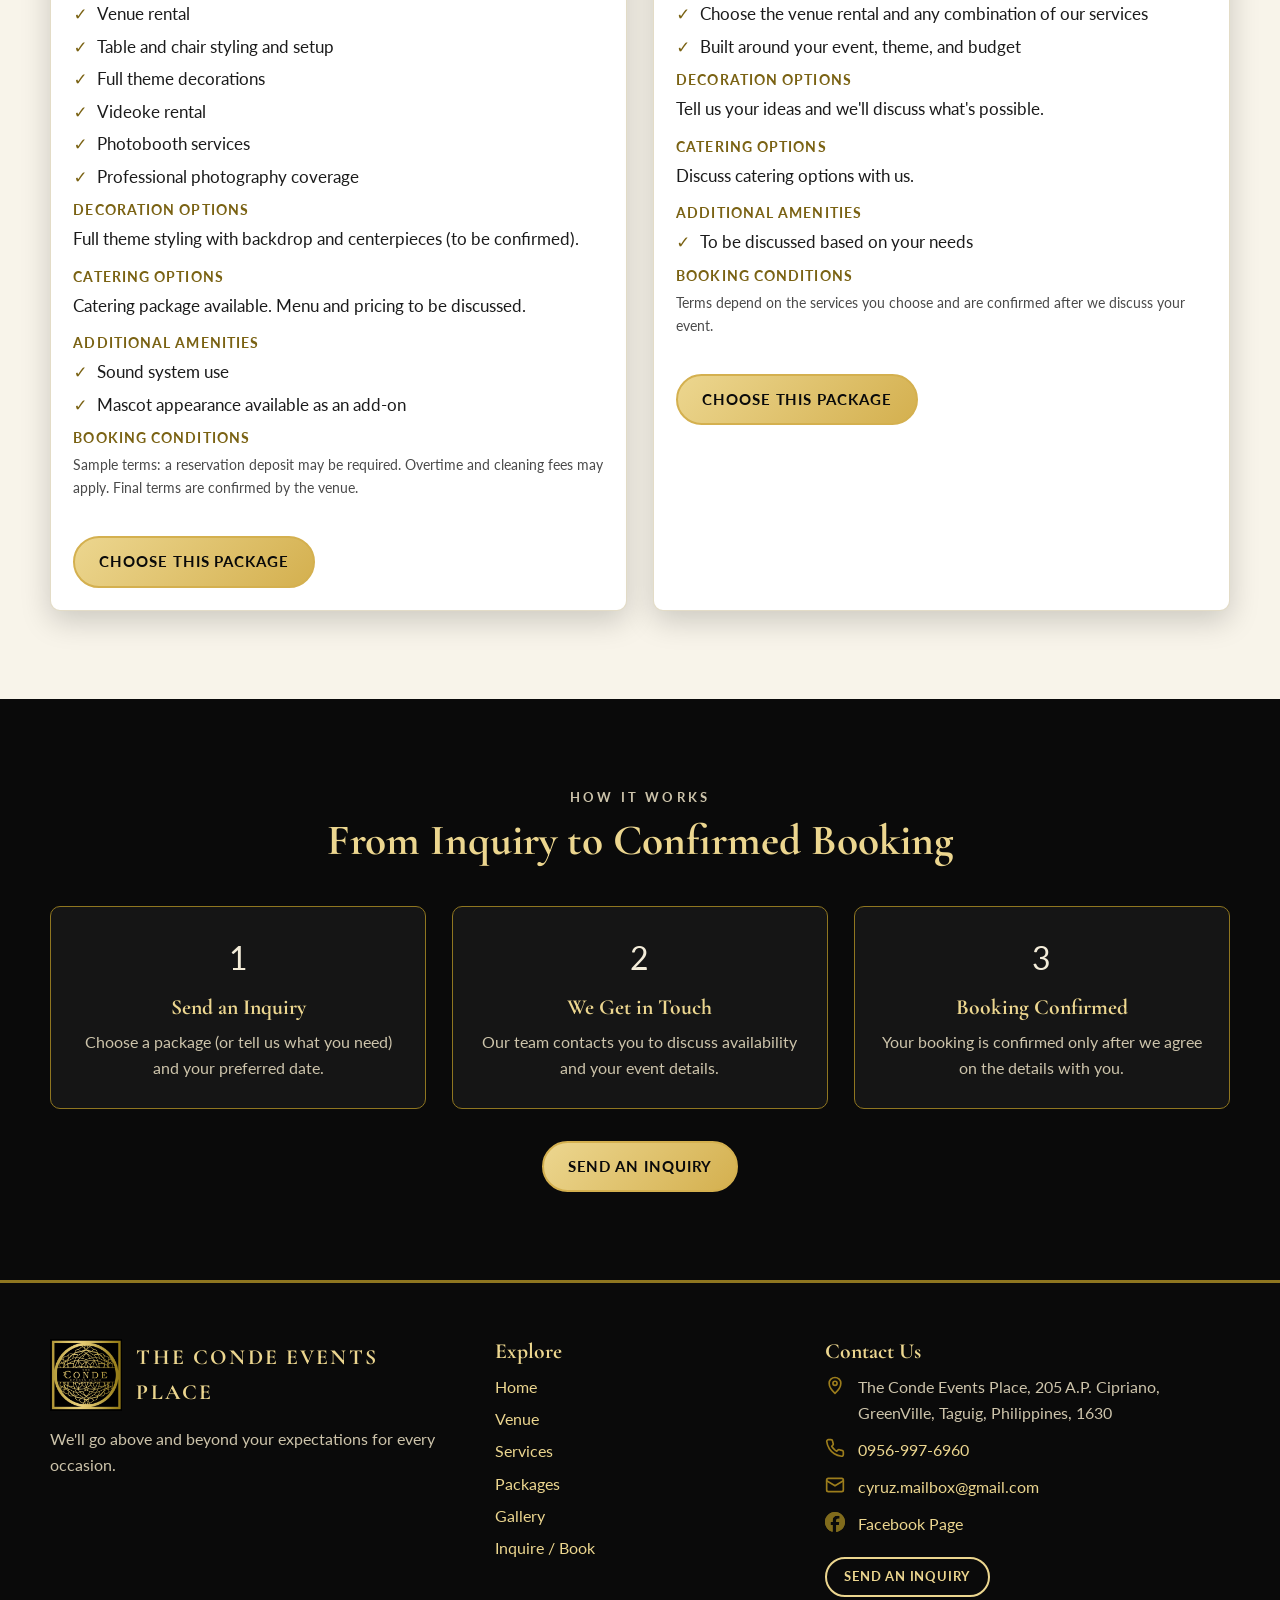
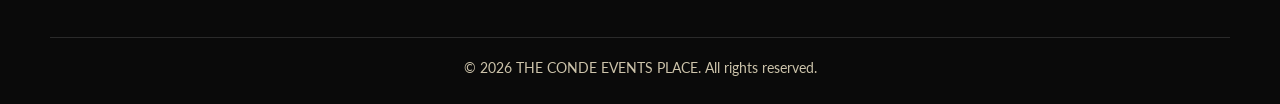
<file: packages.html>
<!DOCTYPE html>
<html lang="en">
<head>
  <meta charset="utf-8">
  <meta name="viewport" content="width=device-width, initial-scale=1">
  <title>Event Packages | The Conde Events Place</title>
  <meta name="description" content="Compare sample event packages at The Conde Events Place for birthdays, christenings, weddings, anniversaries, and reunions, or ask for a customized package.">
  <meta name="theme-color" content="#0a0a0a">
  <meta property="og:type" content="website">
  <meta property="og:title" content="Event Packages | The Conde Events Place">
  <meta property="og:description" content="Event packages for different occasions and budgets.">
  <link rel="icon" type="image/png" href="assets/icons/favicon.png">
  <link rel="apple-touch-icon" href="assets/icons/apple-touch-icon.png">
  <link rel="preconnect" href="https://fonts.googleapis.com">
  <link rel="preconnect" href="https://fonts.gstatic.com" crossorigin>
  <link href="https://fonts.googleapis.com/css2?family=Cormorant+Garamond:ital,wght@0,600;0,700;1,500&family=Lato:wght@400;700&display=swap" rel="stylesheet">
  <link rel="stylesheet" href="css/style.css">
  <script>document.documentElement.className += " js";</script>
</head>
<body data-page="packages">
  <a class="skip-link" href="#main">Skip to main content</a>
  <div id="site-header"></div>

  <main id="main">
    <noscript><p class="container">Please turn on JavaScript to view this website's content.</p></noscript>

    <section class="page-hero">
      <div class="container">
        <h1>Event Packages</h1>
        <p>Options for different occasions and budgets. Not seeing the right fit? Ask for a customized package.</p>
      </div>
    </section>

    <!-- ===== PACKAGES =====
         To edit package names, prices, guests, duration, inclusions, decorations, catering,
         amenities, and booking conditions, edit the "packages" list in js/config.js.
         Each "Choose This Package" button opens the inquiry form with that package preselected. -->
    <section class="section" aria-labelledby="packages-title">
      <div class="container">
        <div class="section-head">
          <p class="eyebrow">Packages</p>
          <h2 id="packages-title">Choose a Package</h2>
        </div>
        <!-- <p class="sample-note" data-sample><strong>Sample packages:</strong> all prices and inclusions below are examples only. They are not confirmed offers and must be confirmed before publishing.</p> -->
        <div class="grid grid-2" data-render="packages"></div>
      </div>
    </section>

    <section class="section section--dark" aria-labelledby="how-title">
      <div class="container">
        <div class="section-head">
          <p class="eyebrow">How It Works</p>
          <h2 id="how-title">From Inquiry to Confirmed Booking</h2>
        </div>
        <div class="grid grid-3">
          <div class="highlight reveal"><span class="icon" aria-hidden="true">1</span><h3>Send an Inquiry</h3><p>Choose a package (or tell us what you need) and your preferred date.</p></div>
          <div class="highlight reveal"><span class="icon" aria-hidden="true">2</span><h3>We Get in Touch</h3><p>Our team contacts you to discuss availability and your event details.</p></div>
          <div class="highlight reveal"><span class="icon" aria-hidden="true">3</span><h3>Booking Confirmed</h3><p>Your booking is confirmed only after we agree on the details with you.</p></div>
        </div>
        <div class="btn-row mt-2" style="justify-content:center">
          <a class="btn btn-primary" href="inquire.html">Send an Inquiry</a>
        </div>
      </div>
    </section>
  </main>

  <div id="site-footer"></div>

  <script src="js/config.js"></script>
  <script src="js/main.js"></script>
</body>
</html>
</file>
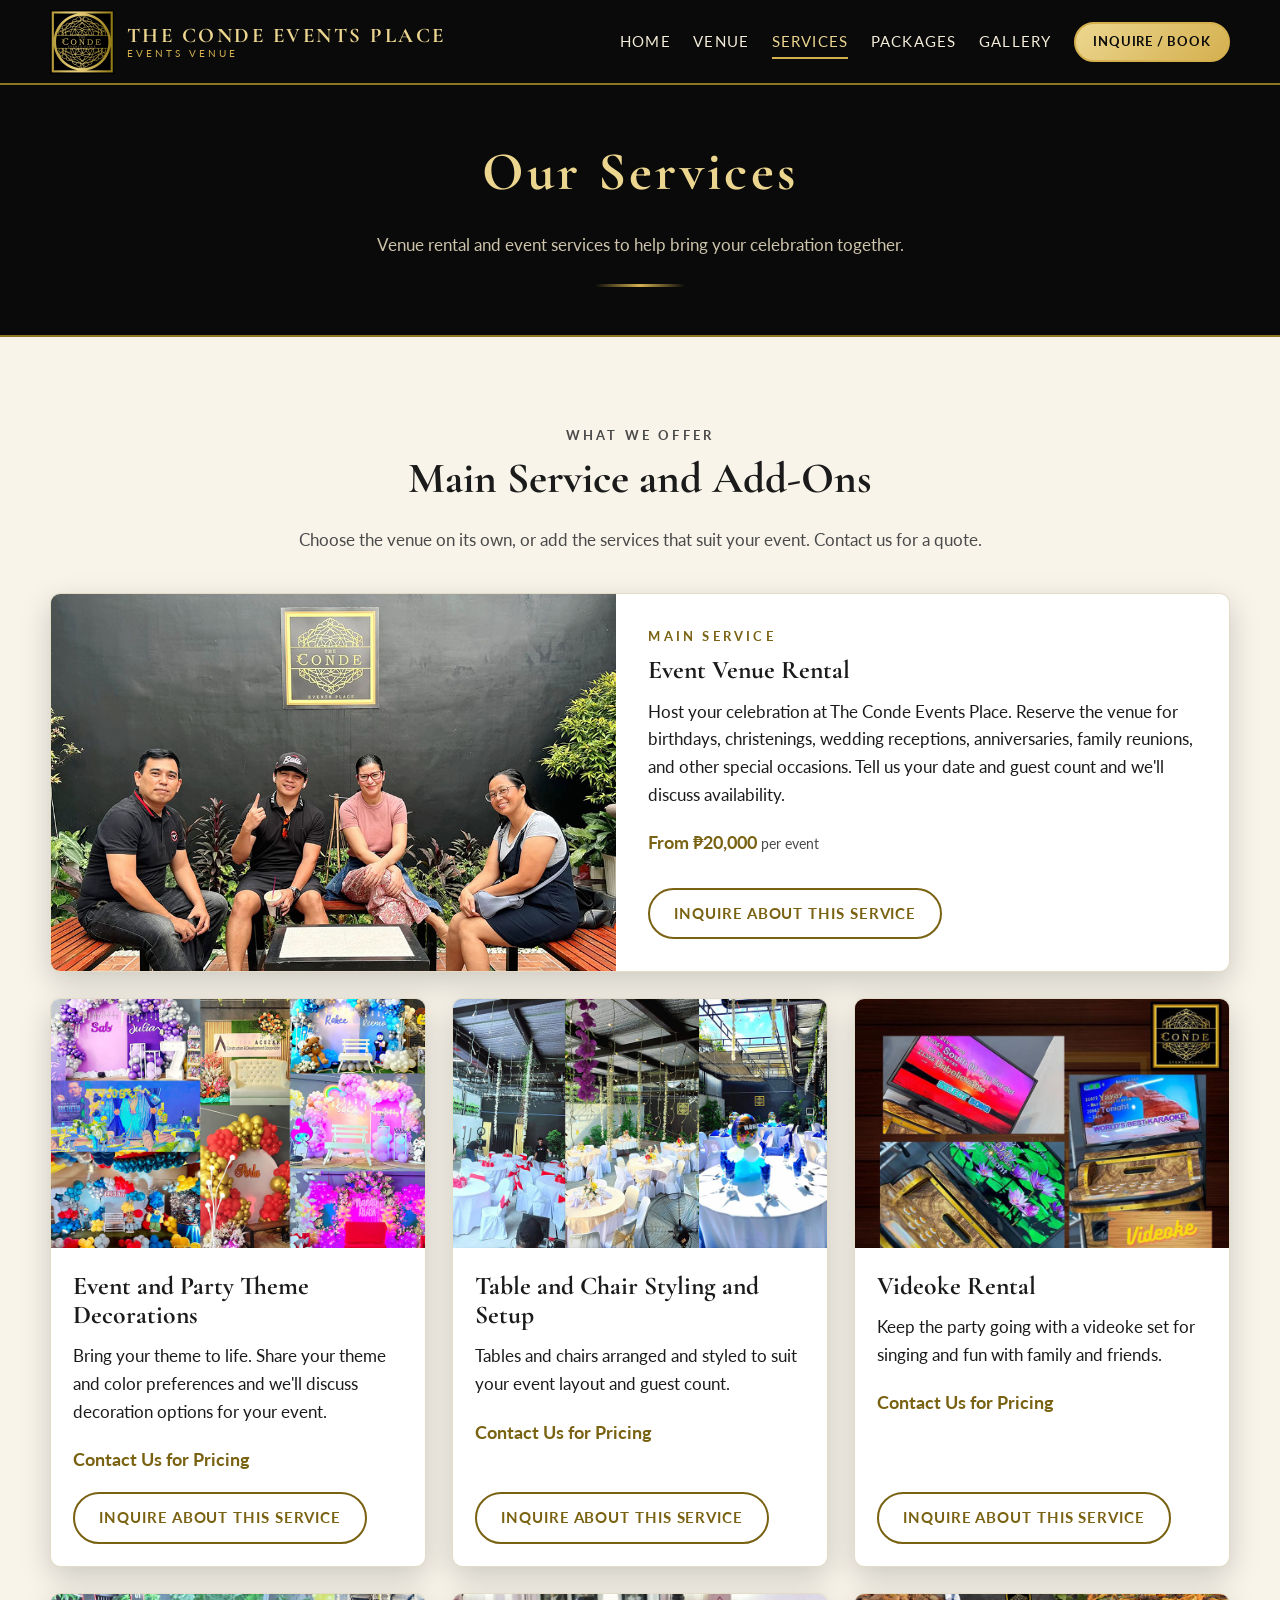
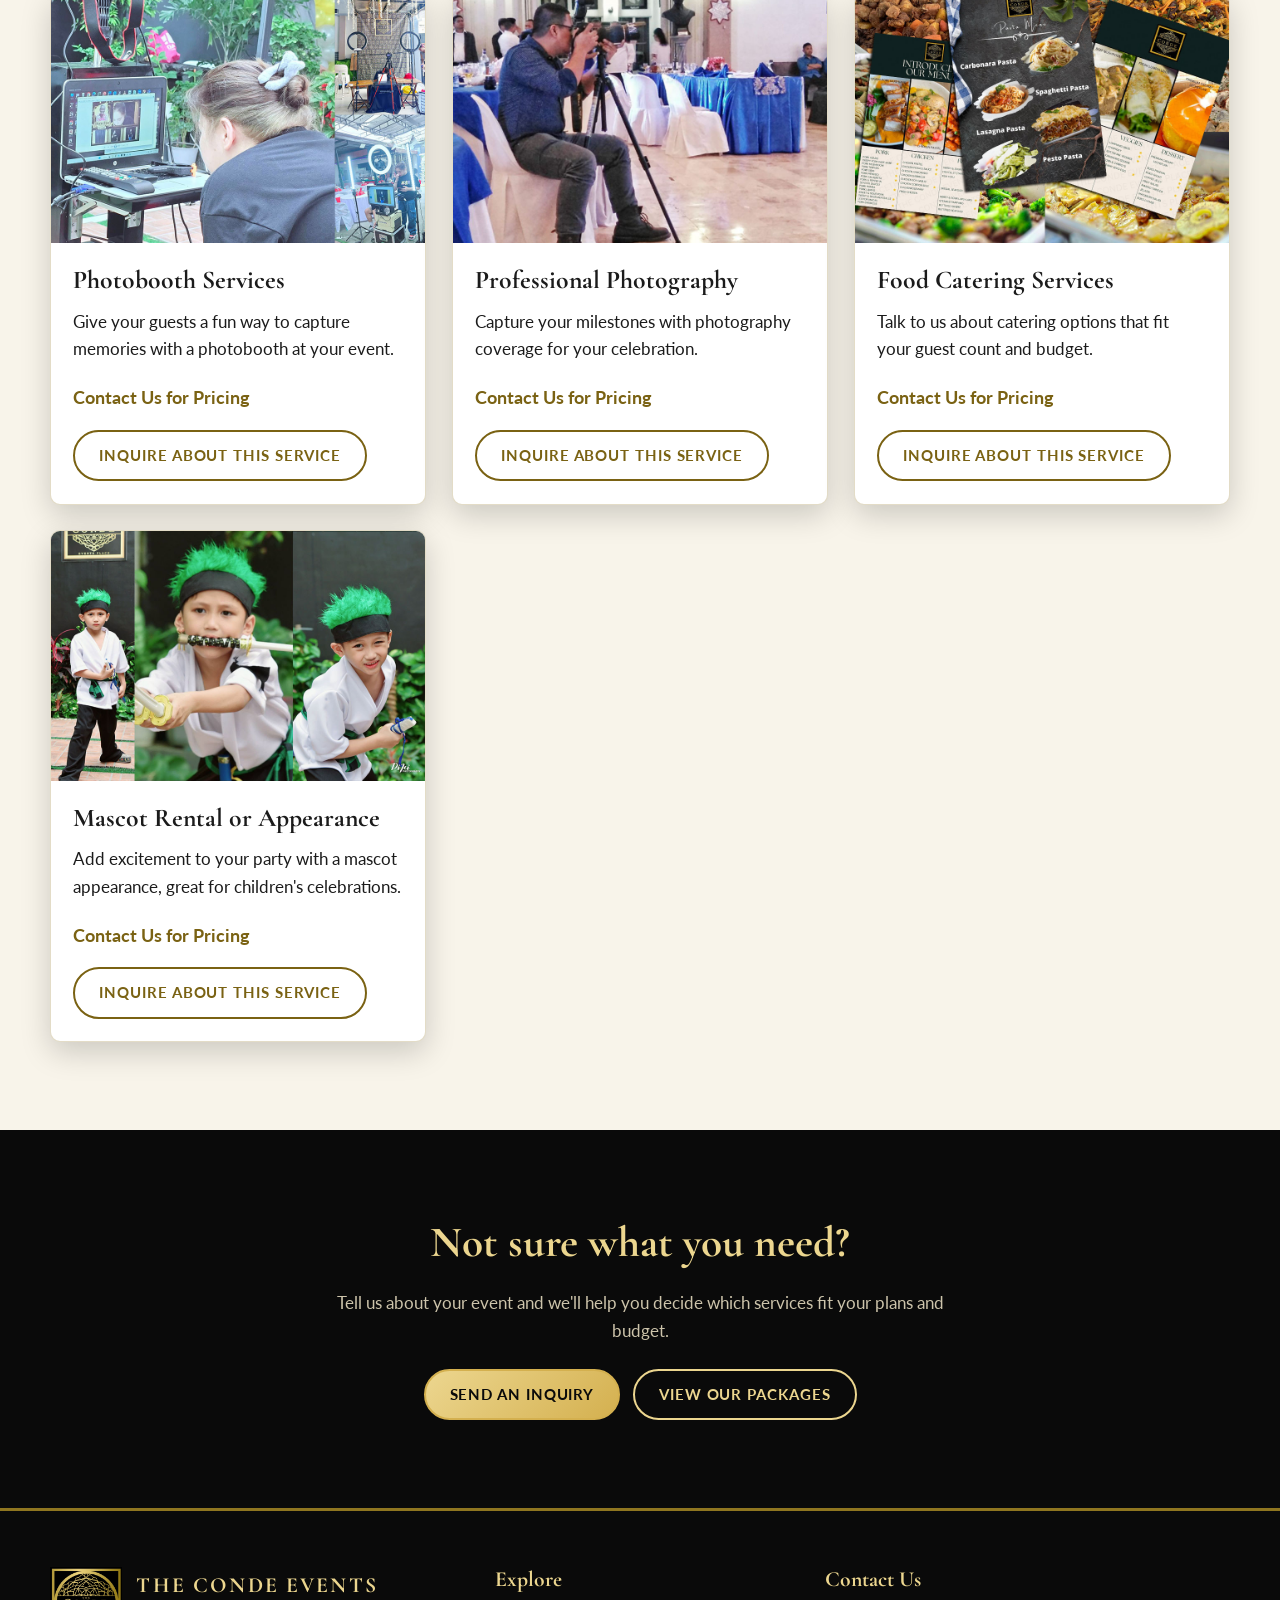
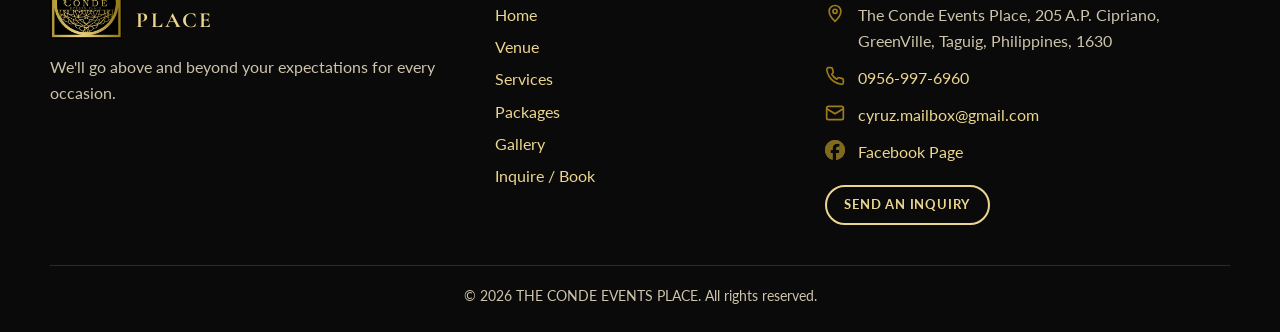
<file: services.html>
<!DOCTYPE html>
<html lang="en">
<head>
  <meta charset="utf-8">
  <meta name="viewport" content="width=device-width, initial-scale=1">
  <title>Services | The Conde Events Place</title>
  <meta name="description" content="Event venue rental plus decorations, table and chair setup, videoke, photobooth, photography, catering, and mascot appearances at The Conde Events Place.">
  <meta name="theme-color" content="#0a0a0a">
  <meta property="og:type" content="website">
  <meta property="og:title" content="Services | The Conde Events Place">
  <meta property="og:description" content="Venue rental and event services for every occasion.">
  <link rel="icon" type="image/png" href="assets/icons/favicon.png">
  <link rel="apple-touch-icon" href="assets/icons/apple-touch-icon.png">
  <link rel="preconnect" href="https://fonts.googleapis.com">
  <link rel="preconnect" href="https://fonts.gstatic.com" crossorigin>
  <link href="https://fonts.googleapis.com/css2?family=Cormorant+Garamond:ital,wght@0,600;0,700;1,500&family=Lato:wght@400;700&display=swap" rel="stylesheet">
  <link rel="stylesheet" href="css/style.css">
  <script>document.documentElement.className += " js";</script>
</head>
<body data-page="services">
  <a class="skip-link" href="#main">Skip to main content</a>
  <div id="site-header"></div>

  <main id="main">
    <noscript><p class="container">Please turn on JavaScript to view this website's content.</p></noscript>

    <section class="page-hero">
      <div class="container">
        <h1>Our Services</h1>
        <p>Venue rental and event services to help bring your celebration together.</p>
      </div>
    </section>

    <!-- ===== SERVICES LIST =====
         To ADD, EDIT or REMOVE a service, edit the "services" list in js/config.js.
         The first service marked main: true is shown as the large main card. -->
    <section class="section" aria-labelledby="services-title">
      <div class="container">
        <div class="section-head">
          <p class="eyebrow">What We Offer</p>
          <h2 id="services-title">Main Service and Add-Ons</h2>
          <p>Choose the venue on its own, or add the services that suit your event. Contact us for a quote.</p>
        </div>
        <!-- <p class="sample-note" data-sample>Sample content: descriptions and any prices shown are examples. Confirm or replace them before publishing.</p> -->
        <div class="grid grid-3" data-render="services"></div>
      </div>
    </section>

    <section class="section section--dark cta-band" aria-labelledby="cta-title">
      <div class="container">
        <h2 id="cta-title">Not sure what you need?</h2>
        <p>Tell us about your event and we'll help you decide which services fit your plans and budget.</p>
        <div class="btn-row">
          <a class="btn btn-primary" href="inquire.html">Send an Inquiry</a>
          <a class="btn btn-light" href="packages.html">View Our Packages</a>
        </div>
      </div>
    </section>
  </main>

  <div id="site-footer"></div>

  <script src="js/config.js"></script>
  <script src="js/main.js"></script>
</body>
</html>
</file>
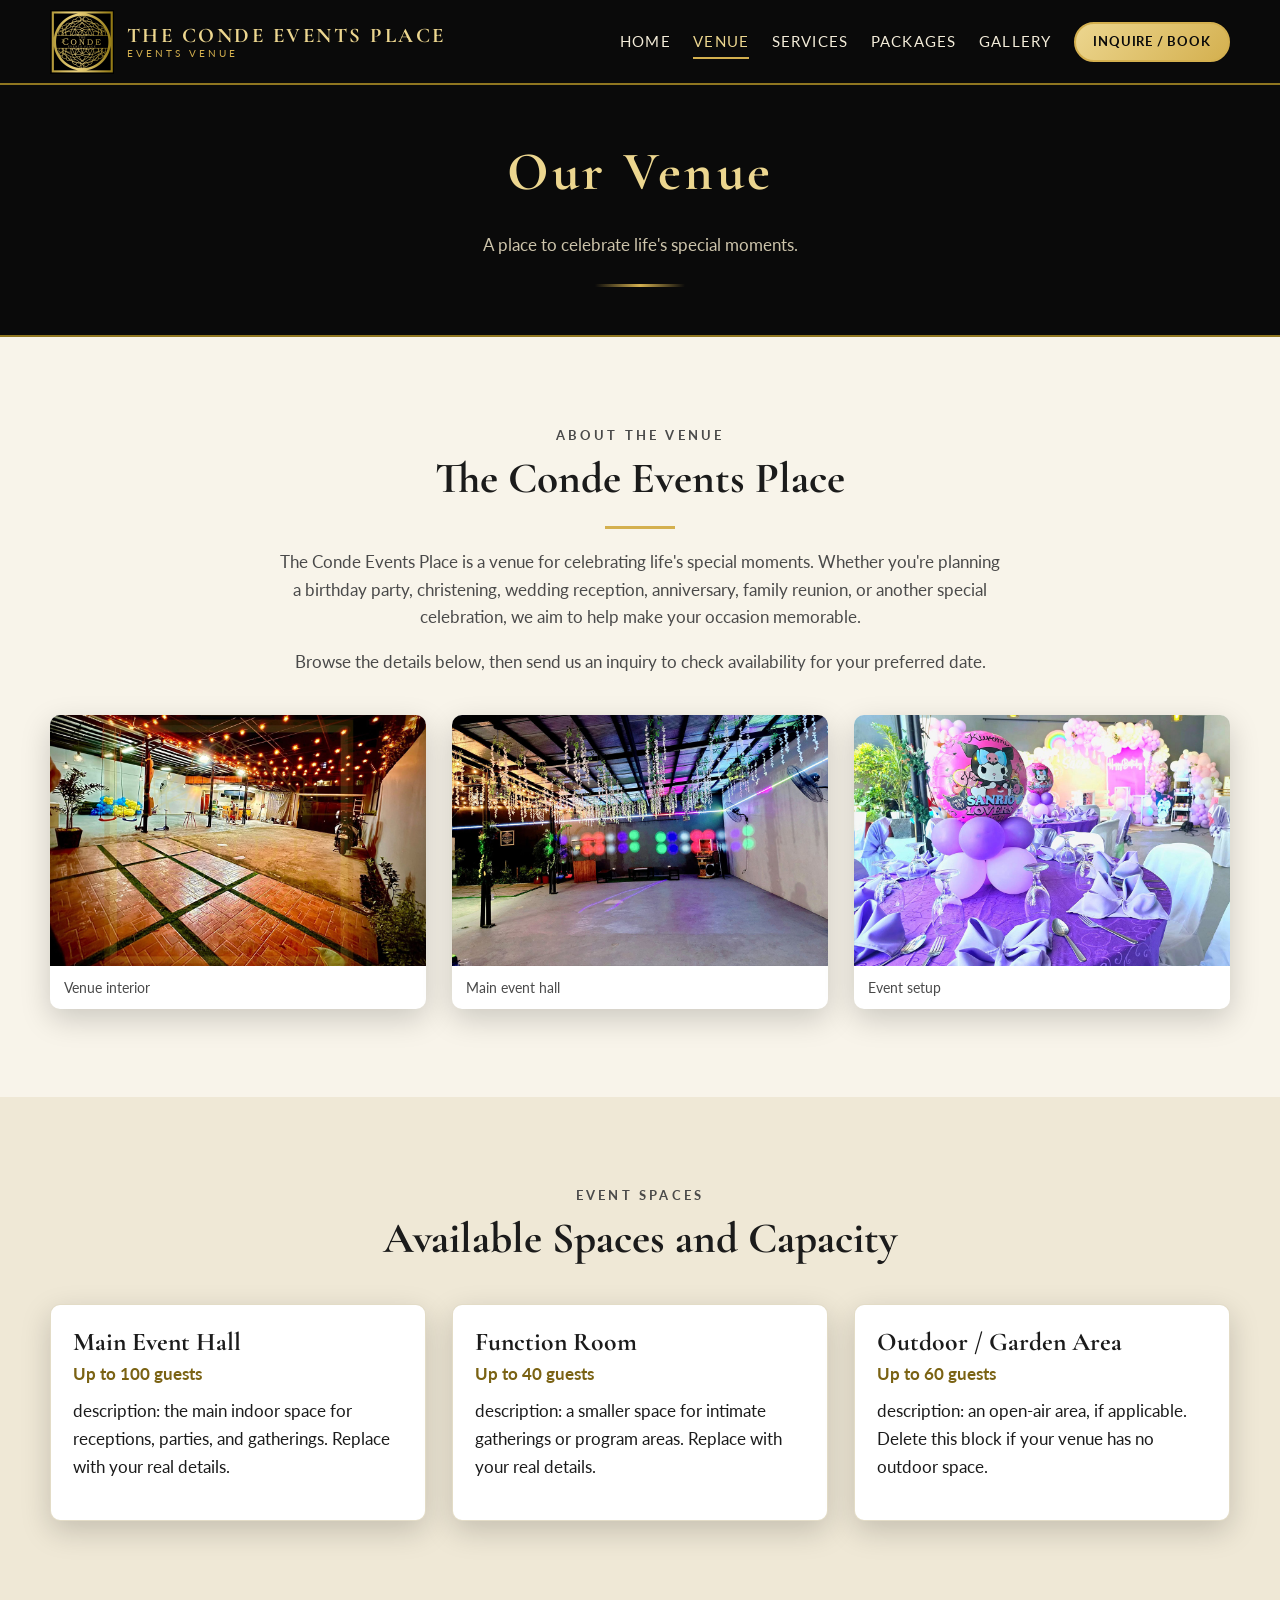
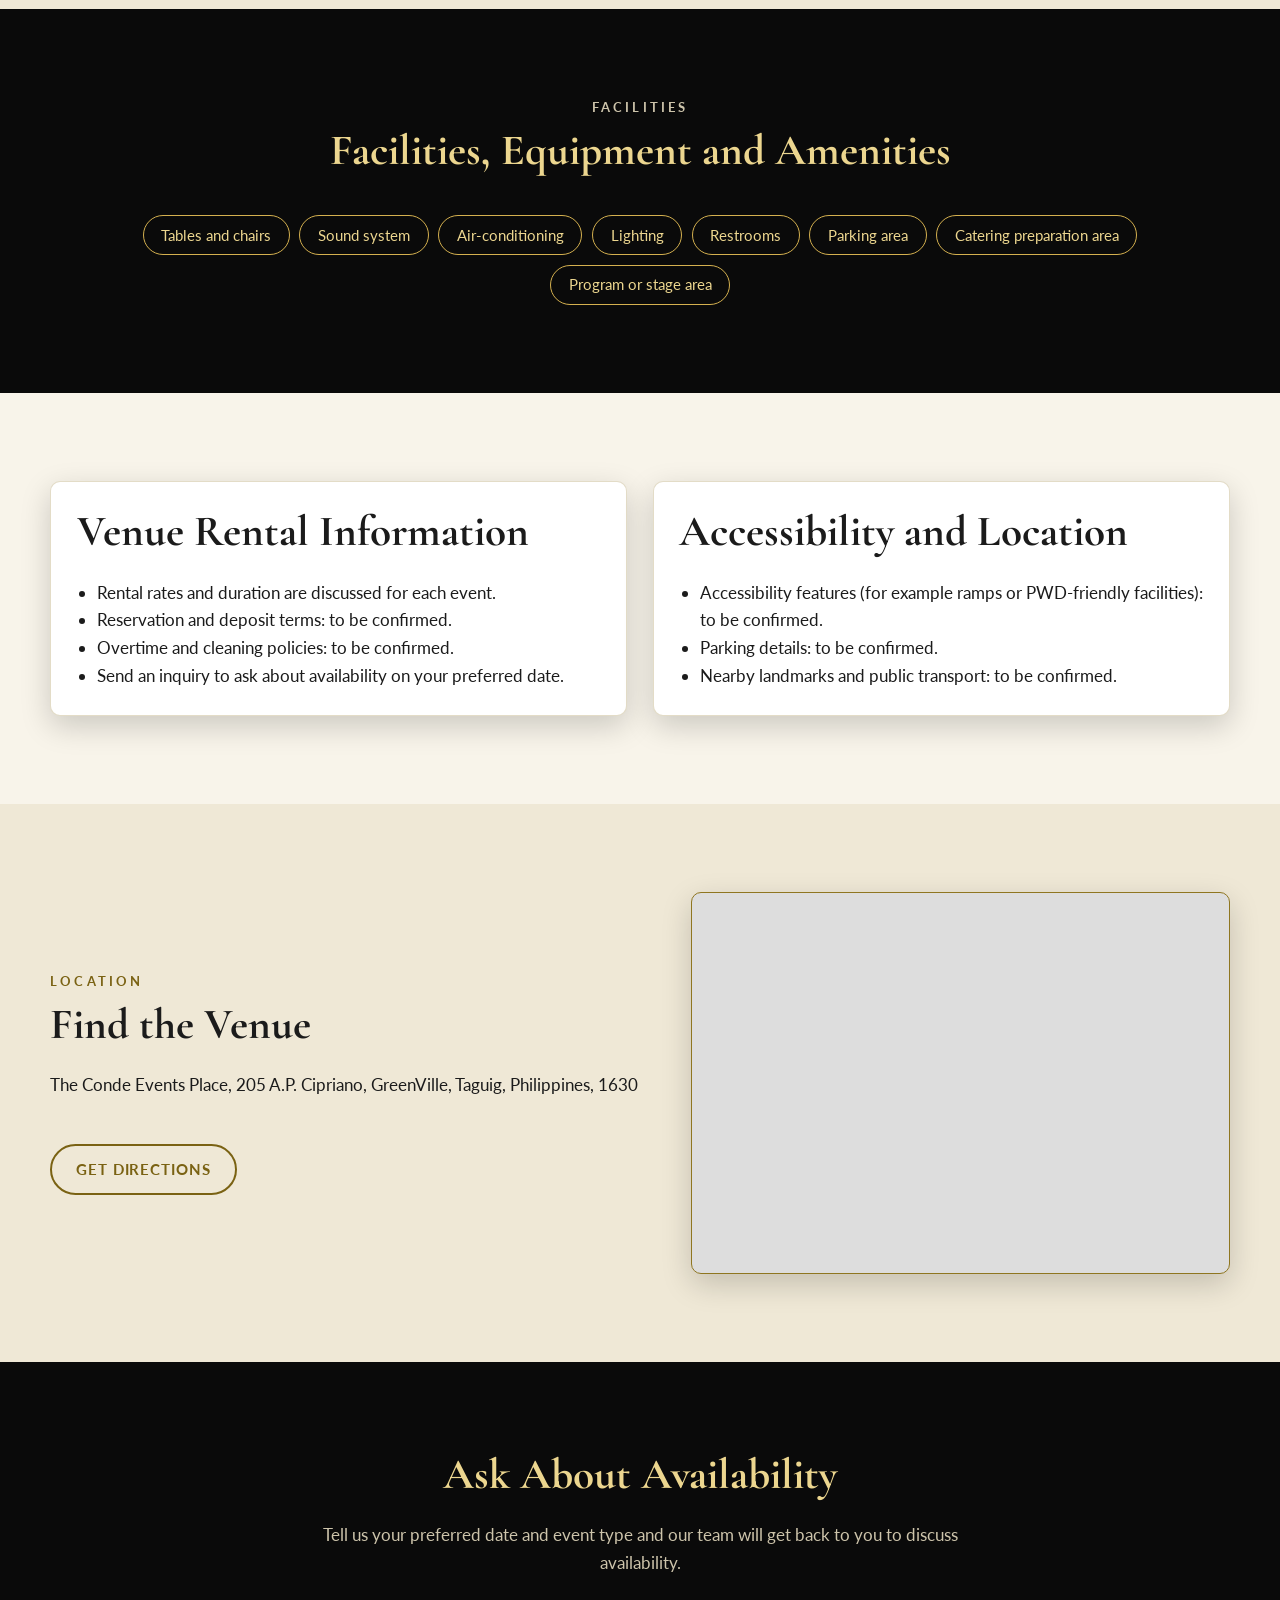
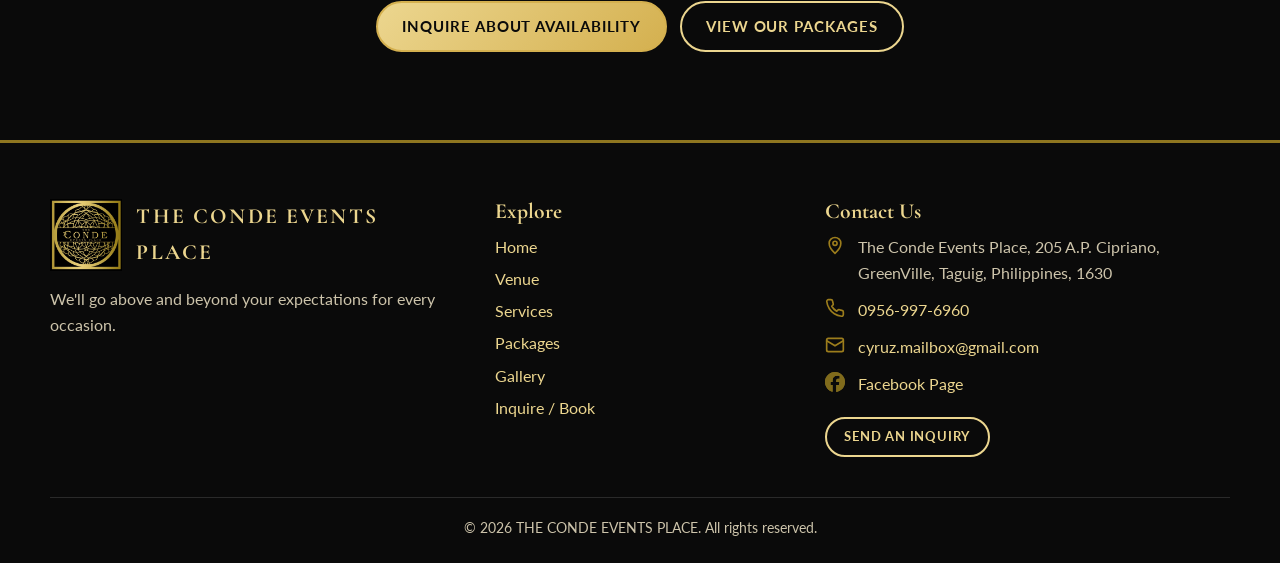
<file: venue.html>
<!DOCTYPE html>
<html lang="en">
<head>
  <meta charset="utf-8">
  <meta name="viewport" content="width=device-width, initial-scale=1">
  <title>Our Venue | The Conde Events Place</title>
  <meta name="description" content="Explore The Conde Events Place: event spaces, capacity, facilities, rental information, and location in Taguig. Inquire about availability for your date.">
  <meta name="theme-color" content="#0a0a0a">
  <meta property="og:type" content="website">
  <meta property="og:title" content="Our Venue | The Conde Events Place">
  <meta property="og:description" content="Event spaces, facilities, and rental information.">
  <link rel="icon" type="image/png" href="assets/icons/favicon.png">
  <link rel="apple-touch-icon" href="assets/icons/apple-touch-icon.png">
  <link rel="preconnect" href="https://fonts.googleapis.com">
  <link rel="preconnect" href="https://fonts.gstatic.com" crossorigin>
  <link href="https://fonts.googleapis.com/css2?family=Cormorant+Garamond:ital,wght@0,600;0,700;1,500&family=Lato:wght@400;700&display=swap" rel="stylesheet">
  <link rel="stylesheet" href="css/style.css">
  <script>document.documentElement.className += " js";</script>
</head>
<body data-page="venue">
  <a class="skip-link" href="#main">Skip to main content</a>
  <div id="site-header"></div>

  <main id="main">
    <noscript><p class="container">Please turn on JavaScript to view this website's content.</p></noscript>

    <section class="page-hero">
      <div class="container">
        <h1>Our Venue</h1>
        <p>A place to celebrate life's special moments.</p>
      </div>
    </section>

    <!-- ===== INTRO (edit in js/config.js > venue.intro) ===== -->
    <section class="section" aria-labelledby="intro-title">
      <div class="container">
        <div class="section-head">
          <p class="eyebrow">About the Venue</p>
          <h2 id="intro-title">The Conde Events Place</h2>
          <hr class="divider">
          <div data-render="venue-intro"></div>
        </div>
        <!-- Venue photos (edit in js/config.js > venue.photos; files in assets/images/venue/) -->
        <div class="grid grid-3" data-render="venue-photos"></div>
      </div>
    </section>

    <!-- ===== EVENT SPACES + CAPACITY (edit in js/config.js > venue.spaces) ===== -->
    <section class="section section--alt" aria-labelledby="spaces-title">
      <div class="container">
        <div class="section-head">
          <p class="eyebrow">Event Spaces</p>
          <h2 id="spaces-title">Available Spaces and Capacity</h2>
        </div>
        <p class="sample-note" data-sample>Sample information: the spaces and capacities below are placeholders. Replace them with your venue's real details.</p>
        <div class="grid grid-3" data-render="venue-spaces"></div>
      </div>
    </section>

    <!-- ===== FACILITIES + EQUIPMENT (edit in js/config.js > venue.amenities) ===== -->
    <section class="section section--dark" aria-labelledby="amenities-title">
      <div class="container">
        <div class="section-head">
          <p class="eyebrow">Facilities</p>
          <h2 id="amenities-title">Facilities, Equipment and Amenities</h2>
        </div>
        <p class="sample-note" data-sample>Sample list: keep only the facilities and equipment your venue actually offers.</p>
        <ul class="chips" data-render="venue-amenities"></ul>
      </div>
    </section>

    <!-- ===== RENTAL INFO + ACCESSIBILITY (edit in js/config.js > venue.rental / venue.accessibility) ===== -->
    <section class="section" aria-labelledby="rental-title">
      <div class="container grid grid-2">
        <div class="info-block reveal">
          <h2 id="rental-title">Venue Rental Information</h2>
          <ul data-render="venue-rental"></ul>
        </div>
        <div class="info-block reveal">
          <h2>Accessibility and Location</h2>
          <ul data-render="venue-access"></ul>
        </div>
      </div>
    </section>

    <!-- ===== MAP (built from the address in js/config.js > business.address) ===== -->
    <section class="section section--alt" aria-labelledby="location-title">
      <div class="container split">
        <div>
          <p class="eyebrow">Location</p>
          <h2 id="location-title">Find the Venue</h2>
          <address class="address-block" data-bind="business.address"></address>
          <p>&nbsp;</p>
          <div class="btn-row">
            <a class="btn btn-outline" data-link="directions" href="#" target="_blank" rel="noopener">Get Directions</a>
          </div>
        </div>
        <div class="map-wrap" data-render="map"></div>
      </div>
    </section>

    <!-- ===== CALL TO ACTION ===== -->
    <section class="section section--dark cta-band" aria-labelledby="cta-title">
      <div class="container">
        <h2 id="cta-title">Ask About Availability</h2>
        <p>Tell us your preferred date and event type and our team will get back to you to discuss availability.</p>
        <div class="btn-row">
          <a class="btn btn-primary" href="inquire.html">Inquire About Availability</a>
          <a class="btn btn-light" href="packages.html">View Our Packages</a>
        </div>
      </div>
    </section>
  </main>

  <div id="site-footer"></div>

  <script src="js/config.js"></script>
  <script src="js/main.js"></script>
</body>
</html>
</file>
<file: css/style.css>
/* =====================================================================
   style.css  —  shared styles for every page of the website
   ---------------------------------------------------------------------
   WHERE TO EDIT
     1. THEME COLORS & FONTS  ->  the :root block right below.
        Change a color there and it changes everywhere.
     2. Everything else is layout. You normally don't need to touch it.
   ===================================================================== */

/* ---------- 1. THEME COLORS & FONTS (EDIT HERE) ---------- */
:root {
  /* Colors taken from the logo: black background with metallic gold */
  --black: #0a0a0a;
  --charcoal: #151515;
  --charcoal-2: #1f1f1f;
  --gold: #d4b04f;            /* main gold (buttons, accents on dark) */
  --gold-light: #ecd68f;      /* highlights, headings on dark */
  --gold-dark: #8f7620;       /* borders, subtle accents */
  --gold-on-light: #7a6213;   /* gold text on light backgrounds (readable) */
  --ivory: #f8f4ea;           /* light section background */
  --ivory-2: #efe8d6;         /* alternate light background */
  --text-dark: #1b1b1b;       /* text on light backgrounds */
  --text-muted-dark: #4a4a4a;
  --text-light: #f3ecd9;      /* text on dark backgrounds */
  --text-muted-light: #cdc4ab;
  --danger: #9b1c1c;
  --success: #1f6b3a;

  /* Fonts (loaded from Google Fonts in each page's <head>).
     If you change a font name here, also change it in the <link> in <head>. */
  --font-heading: "Cormorant Garamond", Georgia, "Times New Roman", serif;
  --font-body: "Lato", system-ui, -apple-system, "Segoe UI", Roboto, Arial, sans-serif;

  --radius: 10px;
  --container: 1180px;
  --shadow: 0 10px 30px rgba(0, 0, 0, 0.18);
}

/* ---------- Base ---------- */
*, *::before, *::after { box-sizing: border-box; }
html { scroll-behavior: smooth; -webkit-text-size-adjust: 100%; }
body {
  margin: 0;
  font-family: var(--font-body);
  font-size: 1.05rem;
  line-height: 1.65;
  color: var(--text-dark);
  background: var(--ivory);
}
img { max-width: 100%; height: auto; display: block; }
a { color: var(--gold-on-light); }
a:hover { color: var(--black); }
h1, h2, h3, h4 { font-family: var(--font-heading); line-height: 1.15; margin: 0 0 .5em; font-weight: 700; }
h1 { font-size: clamp(2.4rem, 5vw, 4rem); }
h2 { font-size: clamp(1.9rem, 3.4vw, 2.7rem); }
h3 { font-size: 1.6rem; }
h4 { font-size: 1.15rem; font-family: var(--font-body); text-transform: uppercase; letter-spacing: .08em; }
p { margin: 0 0 1em; }
ul { padding-left: 1.2em; }

:focus-visible { outline: 3px solid var(--gold); outline-offset: 3px; }
.section--dark :focus-visible, .site-header :focus-visible, .site-footer :focus-visible, .hero :focus-visible, .page-hero :focus-visible { outline-color: var(--gold-light); }

.container { width: min(100% - 2rem, var(--container)); margin-inline: auto; }
.skip-link {
  position: absolute; left: -999px; top: 0; z-index: 1000;
  background: var(--gold); color: var(--black); padding: .75rem 1rem; font-weight: 700;
}
.skip-link:focus { left: 0; }
.sr-only { position: absolute; width: 1px; height: 1px; overflow: hidden; clip: rect(0 0 0 0); white-space: nowrap; }

/* ---------- Draft / sample notices ---------- */
.sample-banner {
  background: var(--gold-light); color: var(--black); text-align: center;
  font-size: .9rem; padding: .5rem 1rem; font-weight: 700;
}
.sample-badge {
  display: inline-block; vertical-align: middle; margin-left: .4rem;
  font-family: var(--font-body); font-size: .7rem; font-weight: 700; letter-spacing: .06em; text-transform: uppercase;
  padding: .15rem .5rem; border-radius: 999px;
  background: var(--gold-light); color: var(--black); border: 1px solid var(--gold-dark);
}
.sample-note {
  font-size: .92rem; font-style: italic; padding: .6rem .9rem; border-left: 4px solid var(--gold);
  background: rgba(212, 176, 79, .14); border-radius: 4px; margin-bottom: 1.5rem;
}
.section--dark .sample-note { color: var(--text-light); }

/* ---------- Header & navigation ---------- */
.site-header {
  position: sticky; top: 0; z-index: 100;
  background: var(--black); border-bottom: 2px solid var(--gold-dark);
}
.header-inner { display: flex; align-items: center; justify-content: space-between; gap: 1rem; padding-block: .6rem; }
.brand { display: flex; align-items: center; gap: .8rem; text-decoration: none; color: var(--gold-light); }
.brand img { width: 64px; height: 64px; }   /* logo is shown undistorted (square) */
.brand-text { font-family: var(--font-heading); font-weight: 700; font-size: 1.3rem; letter-spacing: .12em; line-height: 1.1; }
.brand-text small { display: block; font-family: var(--font-body); font-size: .62rem; letter-spacing: .3em; font-weight: 400; color: var(--gold); }

.primary-nav { display: flex; align-items: center; gap: 1.4rem; }
.primary-nav ul { display: flex; gap: 1.4rem; list-style: none; margin: 0; padding: 0; }
.primary-nav a:not(.btn) {
  color: var(--text-light); text-decoration: none; font-size: .95rem; letter-spacing: .08em; text-transform: uppercase;
  padding: .4rem 0; border-bottom: 2px solid transparent; transition: color .2s, border-color .2s;
}
.primary-nav a:not(.btn):hover, .primary-nav a[aria-current="page"] { color: var(--gold-light); border-color: var(--gold); }

.nav-toggle {
  display: none; background: transparent; border: 1px solid var(--gold-dark); border-radius: 8px;
  width: 48px; height: 48px; cursor: pointer; padding: 0; position: relative;
}
.nav-toggle span, .nav-toggle span::before, .nav-toggle span::after {
  content: ""; position: absolute; left: 11px; right: 11px; height: 2px; background: var(--gold-light); transition: transform .25s, opacity .25s;
}
.nav-toggle span { top: 23px; }
.nav-toggle span::before { left: 0; right: 0; top: -8px; }
.nav-toggle span::after { left: 0; right: 0; top: 8px; }
.nav-toggle[aria-expanded="true"] span { background: transparent; }
.nav-toggle[aria-expanded="true"] span::before { transform: translateY(8px) rotate(45deg); }
.nav-toggle[aria-expanded="true"] span::after { transform: translateY(-8px) rotate(-45deg); }

@media (max-width: 920px) {
  .nav-toggle { display: block; }
  .primary-nav {
    position: absolute; left: 0; right: 0; top: 100%; background: var(--black);
    flex-direction: column; align-items: stretch; gap: 0; padding: 0 1rem 1rem;
    border-bottom: 2px solid var(--gold-dark); display: none;
  }
  .primary-nav.is-open { display: flex; }
  .primary-nav ul { flex-direction: column; gap: 0; }
  .primary-nav ul a { display: block; padding: .9rem 0; border-bottom: 1px solid #2a2a2a; }
  .primary-nav .btn { margin-top: 1rem; text-align: center; }
  .brand-text { font-size: 1.05rem; }
  .brand img { width: 52px; height: 52px; }
}

/* ---------- Buttons ---------- */
.btn {
  display: inline-flex; align-items: center; justify-content: center; gap: .4rem;
  min-height: 46px; padding: .7rem 1.5rem; border-radius: 999px; border: 2px solid var(--gold);
  font-family: var(--font-body); font-size: .95rem; font-weight: 700; letter-spacing: .06em; text-transform: uppercase;
  text-decoration: none; cursor: pointer; transition: transform .2s, background .2s, color .2s, box-shadow .2s;
}
.btn:hover { transform: translateY(-2px); box-shadow: 0 8px 18px rgba(0, 0, 0, .25); }
.btn-primary { background: linear-gradient(135deg, var(--gold-light), var(--gold)); color: var(--black); }
.btn-primary:hover { background: var(--gold-light); color: var(--black); }
.btn-outline { background: transparent; color: var(--gold-on-light); border-color: var(--gold-on-light); }
.btn-outline:hover { background: var(--gold-on-light); color: #fff; }
.btn-light { background: transparent; color: var(--gold-light); border-color: var(--gold-light); }
.btn-light:hover { background: var(--gold-light); color: var(--black); }
.btn-sm { min-height: 40px; padding: .45rem 1.1rem; font-size: .82rem; }
.btn[disabled] { opacity: .6; cursor: not-allowed; transform: none; box-shadow: none; }
.btn-row { display: flex; flex-wrap: wrap; gap: .8rem; }

/* ---------- Hero (home page) ---------- */
.hero { position: relative; isolation: isolate; min-height: min(92vh, 860px); display: grid; place-items: center; text-align: center; color: var(--text-light); background: var(--black); overflow: hidden; }
.hero-bg { position: absolute; inset: 0; width: 100%; height: 100%; object-fit: cover; z-index: -2; }
.hero::before { content: ""; position: absolute; inset: 0; z-index: -1; background: linear-gradient(180deg, rgba(0,0,0,.78), rgba(0,0,0,.55) 45%, rgba(0,0,0,.88)); }
.hero-inner { padding: 3rem 0; max-width: 820px; }
.hero-logo { width: clamp(130px, 18vw, 190px); height: auto; margin: 0 auto 1.2rem; border-radius: 4px; box-shadow: 0 0 0 1px var(--gold-dark), 0 14px 40px rgba(0,0,0,.6); }
.hero h1 { color: var(--gold-light); letter-spacing: .08em; text-shadow: 0 2px 14px rgba(0,0,0,.6); margin-bottom: .3em; }
.hero .tagline { font-family: var(--font-heading); font-style: italic; font-size: clamp(1.25rem, 2.4vw, 1.7rem); color: var(--text-light); margin-bottom: 2rem; }
.hero .btn-row { justify-content: center; }

/* ---------- Inner page hero ---------- */
.page-hero { background: var(--black); color: var(--text-light); text-align: center; padding: 3.5rem 0 3rem; border-bottom: 2px solid var(--gold-dark); position: relative; }
.page-hero h1 { color: var(--gold-light); font-size: clamp(2.2rem, 4.5vw, 3.4rem); letter-spacing: .06em; }
.page-hero p { max-width: 640px; margin: 0 auto; color: var(--text-muted-light); }
.page-hero::after { content: ""; display: block; width: 90px; height: 3px; margin: 1.6rem auto 0; background: linear-gradient(90deg, transparent, var(--gold), transparent); }

/* ---------- Sections ---------- */
.section { padding: clamp(3rem, 7vw, 5.5rem) 0; background: var(--ivory); }
.section--alt { background: var(--ivory-2); }
.section--dark { background: var(--black); color: var(--text-light); }
.section--dark h2, .section--dark h3 { color: var(--gold-light); }
.section--dark a:not(.btn) { color: var(--gold-light); }
.section-head { text-align: center; max-width: 720px; margin: 0 auto 2.5rem; }
.section-head p { color: var(--text-muted-dark); }
.section--dark .section-head p { color: var(--text-muted-light); }
.eyebrow { font-size: .8rem; letter-spacing: .25em; text-transform: uppercase; color: var(--gold-on-light); font-weight: 700; margin-bottom: .5rem; }
.section--dark .eyebrow { color: var(--gold); }
.divider { width: 70px; height: 3px; background: var(--gold); margin: 0 auto 1.2rem; border: 0; }
.text-center { text-align: center; }
.mt-2 { margin-top: 2rem; }

.grid { display: grid; gap: 1.6rem; }
.grid-2 { grid-template-columns: repeat(2, 1fr); }
.grid-3 { grid-template-columns: repeat(3, 1fr); }
.grid-4 { grid-template-columns: repeat(4, 1fr); }
@media (max-width: 1000px) { .grid-4 { grid-template-columns: repeat(2, 1fr); } .grid-3 { grid-template-columns: repeat(2, 1fr); } }
@media (max-width: 680px) { .grid-2, .grid-3, .grid-4 { grid-template-columns: 1fr; } }

.split { display: grid; grid-template-columns: 1.1fr 1fr; gap: 3rem; align-items: center; }
@media (max-width: 900px) { .split { grid-template-columns: 1fr; gap: 2rem; } }

/* ---------- Cards ---------- */
.card { background: #fff; border-radius: var(--radius); box-shadow: var(--shadow); overflow: hidden; border: 1px solid rgba(143, 118, 32, .25); display: flex; flex-direction: column; transition: transform .25s, box-shadow .25s; }
.card:hover { transform: translateY(-4px); box-shadow: 0 16px 36px rgba(0, 0, 0, .22); }
.card img { width: 100%; aspect-ratio: 3 / 2; object-fit: cover; }
.card-body { padding: 1.4rem; display: flex; flex-direction: column; flex: 1; }
.card-body .btn { margin-top: auto; align-self: flex-start; }
.card .price { margin: .2rem 0 1.1rem; }
.price strong { font-size: 1.1rem; color: var(--gold-on-light); }
.price-note { font-size: .85rem; color: var(--text-muted-dark); }

.service-card--main { grid-column: 1 / -1; flex-direction: row; }
.service-card--main img { width: 48%; aspect-ratio: auto; min-height: 320px; }
.service-card--main .card-body { padding: 2rem; justify-content: center; }
@media (max-width: 800px) {
  .service-card--main { flex-direction: column; }
  .service-card--main img { width: 100%; min-height: 0; aspect-ratio: 3 / 2; }
}

/* Highlights ("Why choose us") */
.highlight { text-align: center; padding: 1.6rem 1.2rem; border: 1px solid var(--gold-dark); border-radius: var(--radius); background: var(--charcoal); transition: transform .25s, border-color .25s; }
.highlight:hover { transform: translateY(-4px); border-color: var(--gold); }
.highlight .icon { font-size: 2rem; display: block; margin-bottom: .6rem; }
.highlight-icon { width: 48px; height: 48px; margin: 0 auto .8rem; }  /* SVG icon for highlights */
.highlight h3 { font-size: 1.35rem; }
.highlight p { color: var(--text-muted-light); margin: 0; font-size: .98rem; }

/* Packages */
.package-card { position: relative; }
.package-card.is-highlight { border: 2px solid var(--gold); }
.package-card .card-body > * { margin-top: 0; }
.package-name { font-size: 1.8rem; margin-bottom: .2rem; }
.package-price { margin-bottom: 1rem; }
.package-price .amount { font-family: var(--font-heading); font-size: 2.2rem; font-weight: 700; color: var(--gold-on-light); }
.package-price small { color: var(--text-muted-dark); }
.package-meta { list-style: none; padding: 0; margin: 0 0 1rem; display: grid; gap: .25rem; font-size: .98rem; }
.package-card h4 { margin: 1.1rem 0 .4rem; color: var(--gold-on-light); font-size: .85rem; }
.package-card ul.check-list { list-style: none; padding: 0; margin: 0 0 .5rem; }
.package-card ul.check-list li { padding-left: 1.5rem; position: relative; margin-bottom: .3rem; }
.package-card ul.check-list li::before { content: "✓"; position: absolute; left: 0; color: var(--gold-on-light); font-weight: 700; }
.package-card .small { font-size: .88rem; color: var(--text-muted-dark); }
.package-card .btn { margin-top: 1.4rem; }
.ribbon { position: absolute; top: 14px; right: -34px; transform: rotate(40deg); background: var(--gold); color: var(--black); font-size: .72rem; font-weight: 700; letter-spacing: .1em; text-transform: uppercase; padding: .3rem 2.6rem; z-index: 2; }
.package-card.compact .card-body { padding: 1.6rem; }

/* Venue lists */
.feature-list { list-style: none; padding: 0; margin: 0; display: grid; grid-template-columns: repeat(2, 1fr); gap: .6rem 1.5rem; }
.feature-list li { padding-left: 1.6rem; position: relative; }
.feature-list li::before { content: "◆"; position: absolute; left: 0; color: var(--gold-on-light); font-size: .8rem; top: .25rem; }
.section--dark .feature-list li::before { color: var(--gold); }
@media (max-width: 600px) { .feature-list { grid-template-columns: 1fr; } }
.space-card .card-body h3 { margin-bottom: .2rem; }
.space-card .capacity { font-weight: 700; color: var(--gold-on-light); margin-bottom: .6rem; }
.info-block { background: #fff; border: 1px solid rgba(143, 118, 32, .25); border-radius: var(--radius); padding: 1.6rem; box-shadow: var(--shadow); }
.info-block ul { margin: 0; }
.photo-card { margin: 0; border-radius: var(--radius); overflow: hidden; box-shadow: var(--shadow); background: #fff; }
.photo-card img { width: 100%; aspect-ratio: 3/2; object-fit: cover; }
.photo-card figcaption { padding: .6rem .9rem; font-size: .9rem; color: var(--text-muted-dark); }

/* Testimonials */
.testimonial { background: #fff; border-radius: var(--radius); padding: 1.8rem; box-shadow: var(--shadow); border-top: 4px solid var(--gold); margin: 0; }
.testimonial p { font-family: var(--font-heading); font-size: 1.35rem; font-style: italic; line-height: 1.35; }
.testimonial footer { font-size: .92rem; color: var(--text-muted-dark); }

/* Event type chips */
.chips { list-style: none; padding: 0; margin: 2.5rem 0 0; display: flex; flex-wrap: wrap; gap: .6rem; justify-content: center; }
.chips li { border: 1px solid var(--gold); color: var(--gold-light); border-radius: 999px; padding: .4rem 1.1rem; font-size: .95rem; }

/* CTA band */
.cta-band { text-align: center; }
.cta-band p { max-width: 640px; margin-inline: auto; color: var(--text-muted-light); }
.cta-band .btn-row { justify-content: center; margin-top: 1.5rem; }

/* Map */
.map-wrap { border-radius: var(--radius); overflow: hidden; box-shadow: var(--shadow); border: 1px solid var(--gold-dark); background: #ddd; }
.map-wrap iframe { display: block; width: 100%; height: 380px; border: 0; }
.address-block { font-style: normal; }
.contact-list { list-style: none; padding: 0; margin: 0 0 1.2rem; display: grid; gap: .7rem; }
.contact-list li { display: flex; gap: .7rem; align-items: flex-start; }
.contact-list .ci { width: 1.4rem; flex: none; text-align: center; }

/* ---------- Gallery ---------- */
.filter-bar { display: flex; flex-wrap: wrap; gap: .5rem; justify-content: center; margin-bottom: 2rem; }
.filter-btn {
  background: transparent; border: 1px solid var(--gold-on-light); color: var(--gold-on-light); border-radius: 999px;
  padding: .45rem 1.1rem; font-family: var(--font-body); font-size: .88rem; font-weight: 700; cursor: pointer; min-height: 40px; transition: background .2s, color .2s;
}
.filter-btn:hover { background: rgba(122, 98, 19, .12); }
.filter-btn[aria-pressed="true"] { background: var(--black); color: var(--gold-light); border-color: var(--black); }
.gallery-grid { display: grid; grid-template-columns: repeat(auto-fill, minmax(260px, 1fr)); gap: 1rem; }
.gallery-fig { margin: 0; border-radius: var(--radius); overflow: hidden; background: #fff; box-shadow: var(--shadow); }
.gallery-fig[hidden] { display: none; }
.gallery-item { display: block; width: 100%; padding: 0; border: 0; background: none; cursor: zoom-in; position: relative; overflow: hidden; }
.gallery-item img { width: 100%; aspect-ratio: 3 / 2; object-fit: cover; transition: transform .4s; }
.gallery-item:hover img { transform: scale(1.06); }
.gallery-item::after { content: "🔍"; position: absolute; right: .6rem; bottom: .6rem; background: rgba(0,0,0,.65); border-radius: 50%; width: 38px; height: 38px; display: grid; place-items: center; opacity: 0; transition: opacity .25s; }
.gallery-item:hover::after, .gallery-item:focus-visible::after { opacity: 1; }
.gallery-fig figcaption { padding: .6rem .9rem; font-size: .9rem; color: var(--text-muted-dark); }
.gallery-empty { text-align: center; color: var(--text-muted-dark); }

.lightbox { position: fixed; inset: 0; z-index: 2000; background: rgba(0, 0, 0, .92); display: none; align-items: center; justify-content: center; padding: 1rem; }
.lightbox.is-open { display: flex; }
.lightbox-figure { margin: 0; max-width: min(1100px, 100%); text-align: center; color: var(--text-light); }
.lightbox-figure img { max-height: 78vh; width: auto; margin: 0 auto; border: 2px solid var(--gold-dark); border-radius: 6px; }
.lightbox-figure figcaption { margin-top: .8rem; }
.lightbox-btn { position: absolute; background: rgba(20, 20, 20, .85); color: var(--gold-light); border: 1px solid var(--gold); width: 52px; height: 52px; border-radius: 50%; font-size: 1.6rem; cursor: pointer; display: grid; place-items: center; }
.lightbox-btn:hover { background: var(--gold); color: var(--black); }
.lightbox-close { top: 1rem; right: 1rem; }
.lightbox-prev { left: 1rem; top: 50%; transform: translateY(-50%); }
.lightbox-next { right: 1rem; top: 50%; transform: translateY(-50%); }
@media (max-width: 600px) { .lightbox-prev, .lightbox-next { top: auto; bottom: 1rem; transform: none; } .lightbox-prev { left: calc(50% - 64px); } .lightbox-next { right: calc(50% - 64px); } .lightbox-figure img { max-height: 65vh; } }

/* ---------- Inquiry form ---------- */
.form-layout { display: grid; grid-template-columns: 1.5fr 1fr; gap: 2.5rem; align-items: start; }
@media (max-width: 980px) { .form-layout { grid-template-columns: 1fr; } }
.form-card { background: #fff; border-radius: var(--radius); box-shadow: var(--shadow); padding: clamp(1.2rem, 4vw, 2.2rem); border-top: 4px solid var(--gold); }
.notice { background: rgba(212, 176, 79, .16); border-left: 4px solid var(--gold); padding: .8rem 1rem; border-radius: 4px; font-size: .95rem; margin-bottom: 1.4rem; }
.form-grid { display: grid; grid-template-columns: repeat(2, 1fr); gap: 1rem 1.2rem; }
@media (max-width: 640px) { .form-grid { grid-template-columns: 1fr; } }
.field { display: flex; flex-direction: column; gap: .35rem; }
.field.full { grid-column: 1 / -1; }
.field label, .field legend { font-weight: 700; font-size: .95rem; }
.req { color: var(--danger); }
.field input, .field select, .field textarea {
  font: inherit; font-size: 1rem; /* 16px+ prevents zoom on iPhone */
  padding: .75rem .9rem; min-height: 48px; border: 1.5px solid #9a9a9a; border-radius: 8px; background: #fff; color: var(--text-dark); width: 100%;
}
.field textarea { min-height: 130px; resize: vertical; }
.field input:focus, .field select:focus, .field textarea:focus { border-color: var(--gold-on-light); outline: 3px solid rgba(212, 176, 79, .5); outline-offset: 0; }
.field [aria-invalid="true"] { border-color: var(--danger); background: #fff6f6; }
.field-error { color: var(--danger); font-size: .88rem; min-height: 1.1em; margin: 0; }
.field-hint { font-size: .85rem; color: var(--text-muted-dark); margin: 0; }
fieldset.field { border: 0; padding: 0; margin: 0; min-width: 0; }
.checks { display: grid; grid-template-columns: repeat(2, 1fr); gap: .4rem 1rem; }
@media (max-width: 640px) { .checks { grid-template-columns: 1fr; } }
.check { display: flex; align-items: flex-start; gap: .6rem; min-height: 44px; padding: .35rem 0; }
.check input { width: 22px; height: 22px; min-height: 0; flex: none; margin-top: .2rem; accent-color: var(--gold-on-light); }
.check label { font-weight: 400; }
.honeypot { position: absolute; left: -9999px; width: 1px; height: 1px; overflow: hidden; }
.privacy { font-size: .88rem; color: var(--text-muted-dark); background: var(--ivory); border: 1px solid rgba(143, 118, 32, .3); border-radius: 8px; padding: .9rem 1rem; }
.form-actions { margin-top: 1.4rem; display: flex; gap: .8rem; flex-wrap: wrap; align-items: center; }
.status { margin-top: 1.2rem; padding: 1rem 1.2rem; border-radius: 8px; border: 1px solid; }
.status[hidden] { display: none; }
.status.is-success { background: #eaf6ee; border-color: var(--success); color: #12411f; }
.status.is-error { background: #fdeeee; border-color: var(--danger); color: #5e1010; }
.status.is-warning { background: #fff7e0; border-color: var(--gold-dark); color: #4d3d06; }
.status .btn-row { margin-top: .8rem; }
.side-card { background: var(--black); color: var(--text-light); border-radius: var(--radius); padding: 1.6rem; border: 1px solid var(--gold-dark); }
.side-card h2, .side-card h3 { color: var(--gold-light); font-size: 1.6rem; }
.side-card a { color: var(--gold-light); }

/* ---------- Footer ---------- */
.site-footer { background: var(--black); color: var(--text-muted-light); border-top: 3px solid var(--gold-dark); padding: 3.5rem 0 1.5rem; font-size: .98rem; }
.footer-grid { display: grid; grid-template-columns: 1.4fr 1fr 1.4fr; gap: 2.5rem; }
@media (max-width: 860px) { .footer-grid { grid-template-columns: 1fr; gap: 2rem; } }
.site-footer h3 { color: var(--gold-light); font-size: 1.35rem; }
.site-footer a { color: var(--gold-light); text-decoration: none; }
.site-footer a:hover { text-decoration: underline; color: #fff; }
.footer-brand { display: flex; align-items: center; gap: .9rem; margin-bottom: 1rem; }
.footer-brand img { width: 72px; height: 72px; }
.footer-brand strong { font-family: var(--font-heading); font-size: 1.35rem; letter-spacing: .1em; color: var(--gold-light); }
.footer-links { list-style: none; padding: 0; margin: 0; display: grid; gap: .4rem; }
.footer-bottom { border-top: 1px solid #2a2a2a; margin-top: 2.5rem; padding-top: 1.2rem; text-align: center; font-size: .85rem; }


/* ---------- Scroll-reveal animation (disabled for reduced-motion users) ---------- */
.js .reveal { opacity: 0; transform: translateY(18px); transition: opacity .6s ease, transform .6s ease; }
.js .reveal.is-visible { opacity: 1; transform: none; }
@media (prefers-reduced-motion: reduce) {
  html { scroll-behavior: auto; }
  *, *::before, *::after { transition: none !important; animation: none !important; }
  .js .reveal { opacity: 1; transform: none; }
}
/* Container styling for the icon block */
.all-icon {
  
  
  /* 
   * Uses drop-shadow and a color-tint overlay effect 
   * to apply the exact --gold-dark color signature.
   */
  filter: drop-shadow(0 0 0 var(--gold-dark)) brightness(.8) sepia(1) hue-rotate(10deg) saturate(3);
}

/* ---------- Inquiry form: loading spinner + optional label ---------- */
.btn.is-loading { pointer-events: none; }
.btn.is-loading::before {
  content: ""; width: 1em; height: 1em; border: 2px solid currentColor; border-right-color: transparent;
  border-radius: 50%; animation: btn-spin .7s linear infinite; flex: none;
}
@keyframes btn-spin { to { transform: rotate(360deg); } }
.field .optional { font-weight: 400; color: var(--text-muted-dark); }

/* Footer buttons: keep the button's own text color and no underline on hover */
.site-footer a.btn:hover { text-decoration: none; }
.site-footer a.btn-light:hover { color: var(--black); }
.site-footer a.btn-primary, .site-footer a.btn-primary:hover { color: var(--black); }

/* Header "Inquire / Book" button: keep dark text on gold when it is the current page */
.primary-nav a.btn[aria-current="page"], .primary-nav a.btn[aria-current="page"]:hover { color: var(--black); border-color: var(--gold); }
</file>
